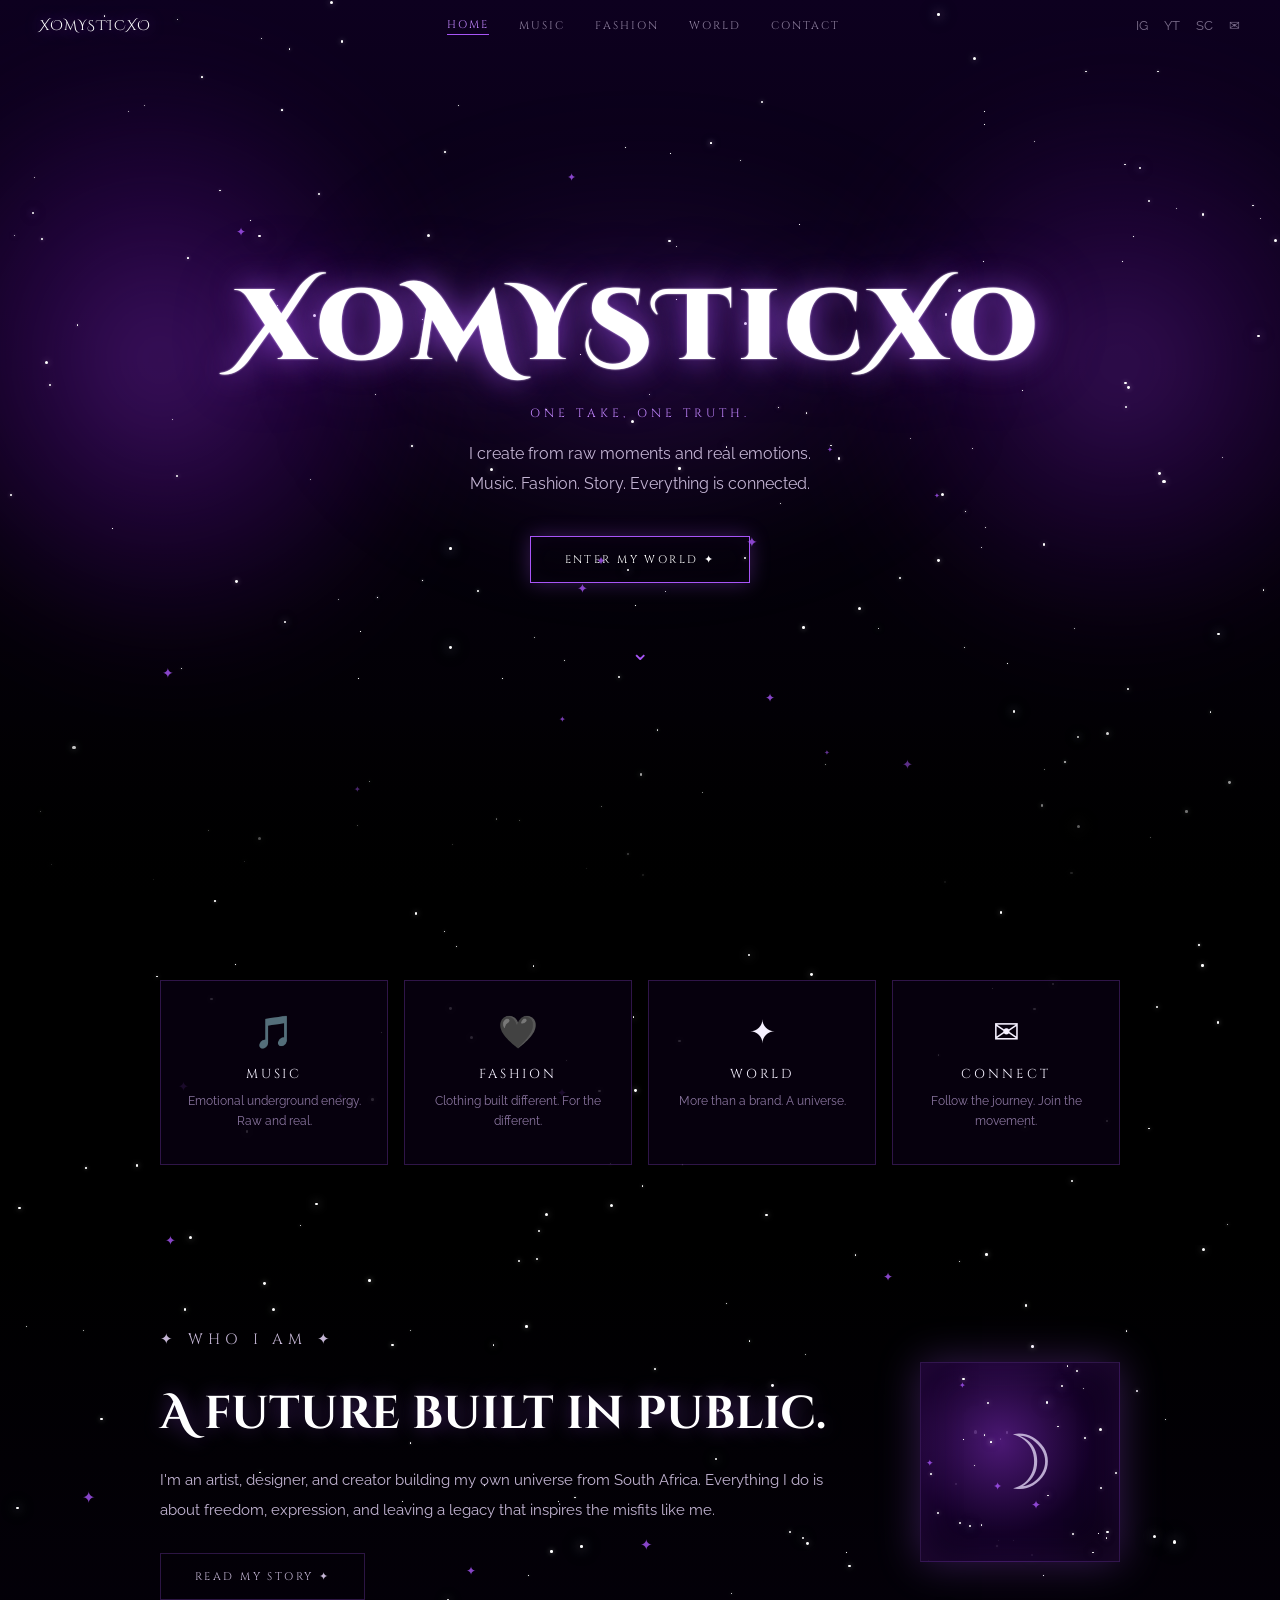
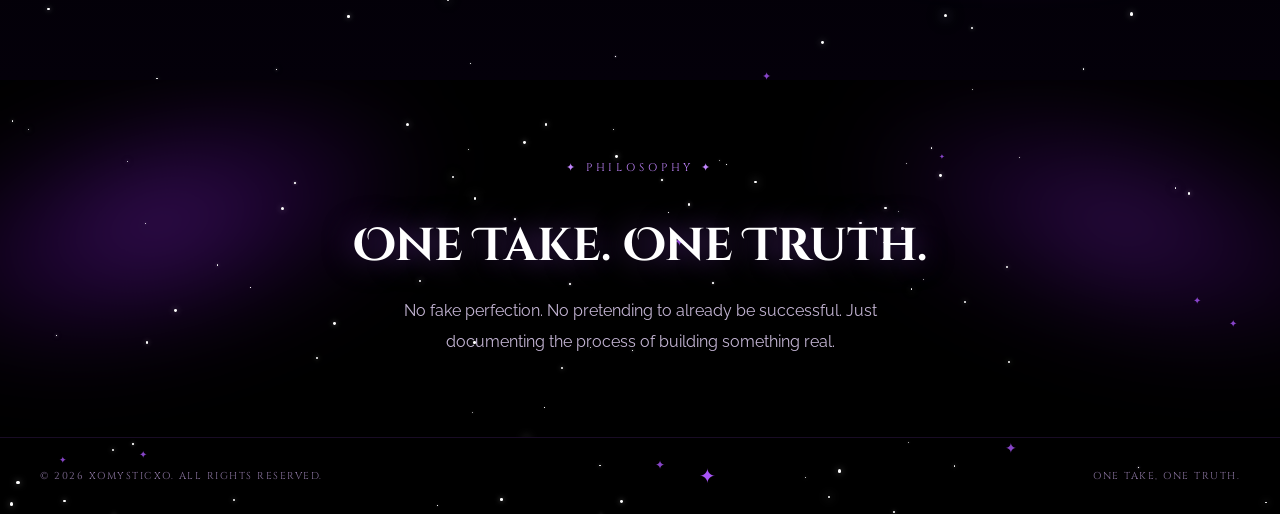
<file: index.html>
<!DOCTYPE html>
<html lang="en">
<head>
<meta charset="UTF-8"/><meta name="viewport" content="width=device-width, initial-scale=1.0"/>
<title>XOMYSTICXO — Home</title>
<link rel="stylesheet" href="shared.css"/>
<style>
/* ── HOME SPECIFIC ── */
#hero{position:relative;min-height:100vh;display:flex;flex-direction:column;align-items:center;justify-content:center;text-align:center;padding:120px 24px 80px;background:linear-gradient(to bottom,#0d001f 0%,#04000A 60%,#000 100%);overflow:hidden;}
.hero-fade{position:absolute;bottom:0;left:0;right:0;height:200px;background:linear-gradient(to bottom,transparent,#000);pointer-events:none;z-index:2;}
.hero-content{position:relative;z-index:3;max-width:820px;}
.hero-h1{font-family:var(--fd);font-size:clamp(44px,10vw,100px);font-weight:900;letter-spacing:.06em;line-height:1.08;color:#fff;margin-bottom:22px;animation:glow-pulse 4s ease-in-out infinite,fadeInUp .9s ease both;text-shadow:0 0 30px rgba(168,85,247,.7),0 0 80px rgba(168,85,247,.3),0 0 2px #fff;}
.hero-sub{font-family:var(--ft);font-size:12px;letter-spacing:.35em;color:var(--p300);margin-bottom:18px;animation:fadeInUp .9s .2s ease both;opacity:0;animation-fill-mode:forwards;}
.hero-p{font-size:16px;color:var(--text2);line-height:1.85;max-width:480px;margin:0 auto 38px;animation:fadeInUp .9s .4s ease both;opacity:0;animation-fill-mode:forwards;}
.hero-btn-wrap{animation:fadeInUp .9s .6s ease both;opacity:0;animation-fill-mode:forwards;}
.scroll-arrow{margin-top:56px;font-size:22px;color:var(--p400);animation:scroll-bounce 2.5s ease-in-out infinite;cursor:pointer;}

/* QUICK LINKS */
#quicklinks{position:relative;padding:80px 40px;background:#000;overflow:hidden;}
.ql-grid{max-width:960px;margin:0 auto;position:relative;z-index:2;display:grid;grid-template-columns:repeat(4,1fr);gap:16px;}
.ql-card{padding:32px 20px;text-align:center;cursor:pointer;}
.ql-icon{font-size:32px;margin-bottom:14px;animation:crescent-glow 4s ease-in-out infinite;}
.ql-title{font-family:var(--ft);font-size:13px;letter-spacing:.22em;color:var(--text);margin-bottom:8px;}
.ql-desc{font-size:12px;color:var(--text3);line-height:1.7;}

/* ABOUT STRIP */
#about-strip{position:relative;padding:80px 40px;background:linear-gradient(to bottom,#000,#04000A);overflow:hidden;}
.about-grid{max-width:960px;margin:0 auto;position:relative;z-index:2;display:grid;grid-template-columns:1fr auto;gap:60px;align-items:center;}
.about-text h2{font-family:var(--fd);font-size:clamp(26px,4vw,46px);color:#fff;margin-bottom:20px;text-shadow:0 0 20px rgba(168,85,247,.4);}
.about-text p{font-size:15px;color:var(--text2);line-height:2;margin-bottom:28px;}
.moon-box{width:200px;height:200px;flex-shrink:0;border:1px solid var(--border);background:radial-gradient(ellipse at 40% 40%,rgba(88,28,135,.85) 0%,rgba(20,0,40,.9) 55%,rgba(4,0,10,.95) 100%);display:flex;align-items:center;justify-content:center;box-shadow:0 0 40px rgba(168,85,247,.3),inset 0 0 40px rgba(88,28,135,.3);overflow:hidden;position:relative;animation:border-glow 4s ease-in-out infinite;}
.moon-symbol{font-size:76px;color:rgba(200,185,220,.92);animation:crescent-glow 4s ease-in-out infinite;position:relative;z-index:2;}

/* PHILOSOPHY */
#philo{position:relative;padding:80px 40px;text-align:center;background:#000;overflow:hidden;}
.philo-h2{font-family:var(--fd);font-size:clamp(24px,4vw,46px);color:#fff;margin-bottom:18px;animation:glow-pulse 5s ease-in-out infinite;text-shadow:0 0 30px rgba(168,85,247,.5);}
.philo-p{font-size:16px;color:var(--text2);line-height:1.95;max-width:560px;margin:0 auto;}

@media(max-width:768px){
  .ql-grid{grid-template-columns:repeat(2,1fr);}
  .about-grid{grid-template-columns:1fr;}
  .moon-box{margin:0 auto;}
}
</style>
</head>
<body>

<nav id="nav">
  <div class="nav-logo">XOMYSTICXO</div>
  <div class="nav-links">
    <a href="index.html" class="active">HOME</a>
    <a href="music.html">MUSIC</a>
    <a href="fashion.html">FASHION</a>
    <a href="world.html">WORLD</a>
    <a href="contact.html">CONTACT</a>
  </div>
  <div class="nav-icons">
    <a href="#">IG</a><a href="#">YT</a><a href="#">SC</a><a href="#">✉</a>
  </div>
</nav>

<!-- HERO -->
<section id="hero">
  <div class="nebula"><div class="neb-l"></div><div class="neb-r"></div><div class="neb-c"></div></div>
  <div class="stars" id="starsHero"></div>
  <div class="hero-fade"></div>
  <div class="hero-content">
    <h1 class="hero-h1">XoMYSTicXo</h1>
    <p class="hero-sub">ONE TAKE, ONE TRUTH.</p>
    <p class="hero-p">I create from raw moments and real emotions.<br/>Music. Fashion. Story. Everything is connected.</p>
    <div class="hero-btn-wrap">
      <a href="world.html" class="btn">ENTER MY WORLD ✦</a>
    </div>
    <div class="scroll-arrow" onclick="document.getElementById('quicklinks').scrollIntoView({behavior:'smooth'})">⌄</div>
  </div>
</section>

<!-- QUICK LINKS -->
<section id="quicklinks">
  <div class="stars" id="starsQL"></div>
  <div class="ql-grid">
    <a href="music.html" class="card ql-card">
      <div class="ql-icon">🎵</div>
      <div class="ql-title">MUSIC</div>
      <div class="ql-desc">Emotional underground energy. Raw and real.</div>
    </a>
    <a href="fashion.html" class="card ql-card">
      <div class="ql-icon">🖤</div>
      <div class="ql-title">FASHION</div>
      <div class="ql-desc">Clothing built different. For the different.</div>
    </a>
    <a href="world.html" class="card ql-card">
      <div class="ql-icon">✦</div>
      <div class="ql-title">WORLD</div>
      <div class="ql-desc">More than a brand. A universe.</div>
    </a>
    <a href="contact.html" class="card ql-card">
      <div class="ql-icon">✉</div>
      <div class="ql-title">CONNECT</div>
      <div class="ql-desc">Follow the journey. Join the movement.</div>
    </a>
  </div>
</section>

<!-- ABOUT STRIP -->
<section id="about-strip">
  <div class="stars" id="starsAbout"></div>
  <div class="about-grid">
    <div class="about-text">
      <p class="section-tag">✦ WHO I AM ✦</p>
      <h2>A future built in public.</h2>
      <p>I'm an artist, designer, and creator building my own universe from South Africa. Everything I do is about freedom, expression, and leaving a legacy that inspires the misfits like me.</p>
      <a href="world.html" class="btn btn-ghost">READ MY STORY ✦</a>
    </div>
    <div class="moon-box">
      <div class="stars" id="starsMoon"></div>
      <div class="moon-symbol">☽</div>
    </div>
  </div>
</section>

<!-- PHILOSOPHY -->
<section id="philo">
  <div class="nebula"><div class="neb-l"></div><div class="neb-r"></div></div>
  <div class="stars" id="starsPhilo"></div>
  <div style="position:relative;z-index:2;max-width:700px;margin:0 auto;">
    <p class="section-tag">✦ PHILOSOPHY ✦</p>
    <h2 class="philo-h2">One Take. One Truth.</h2>
    <p class="philo-p">No fake perfection. No pretending to already be successful. Just documenting the process of building something real.</p>
  </div>
</section>

<footer id="footer">
  <div class="stars" id="starsFooter"></div>
  <p class="footer-text">© 2026 XOMYSTICXO. ALL RIGHTS RESERVED.</p>
  <div class="footer-star">✦</div>
  <p class="footer-text">ONE TAKE, ONE TRUTH.</p>
</footer>

<script src="shared.js"></script>
<script>
makeStars('starsHero',160);
makeStars('starsQL',50);
makeStars('starsAbout',70);
makeStars('starsMoon',28);
makeStars('starsPhilo',55);
makeStars('starsFooter',20);
</script>
</body>
</html>
</file>
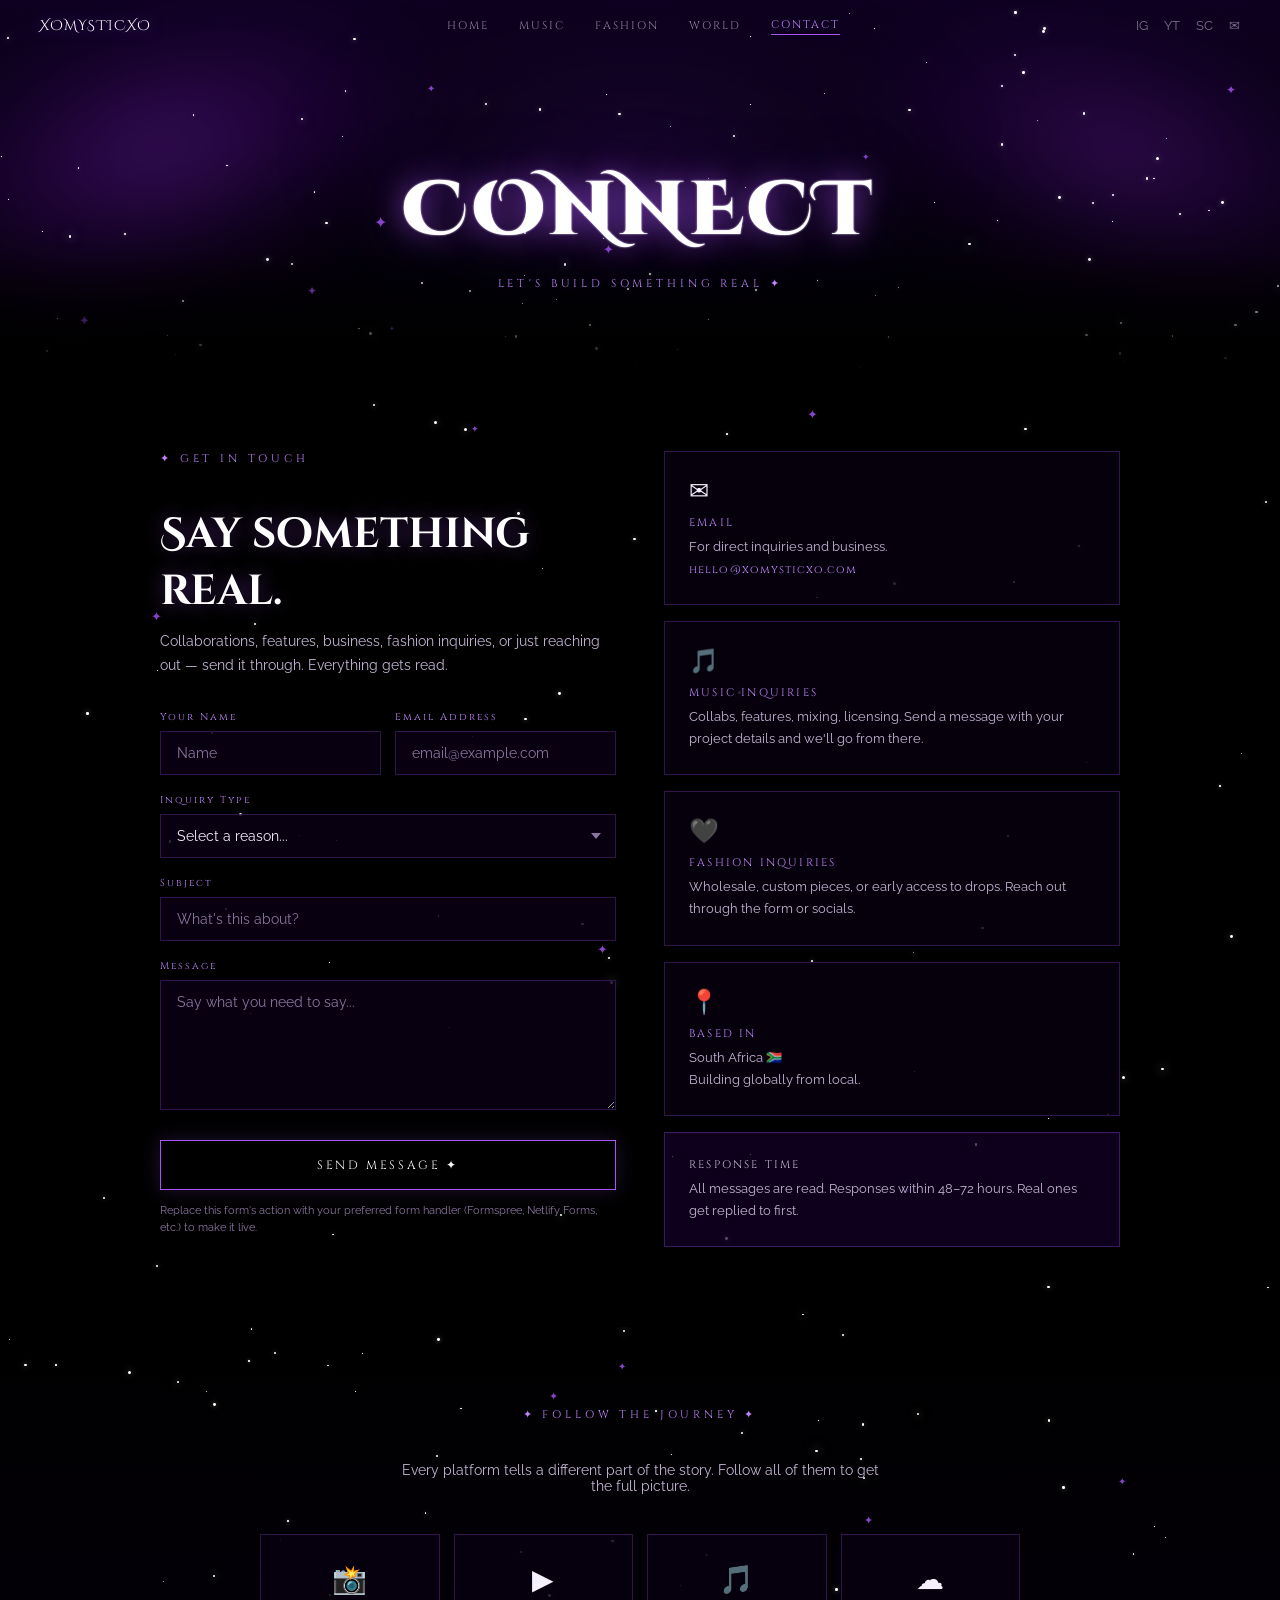
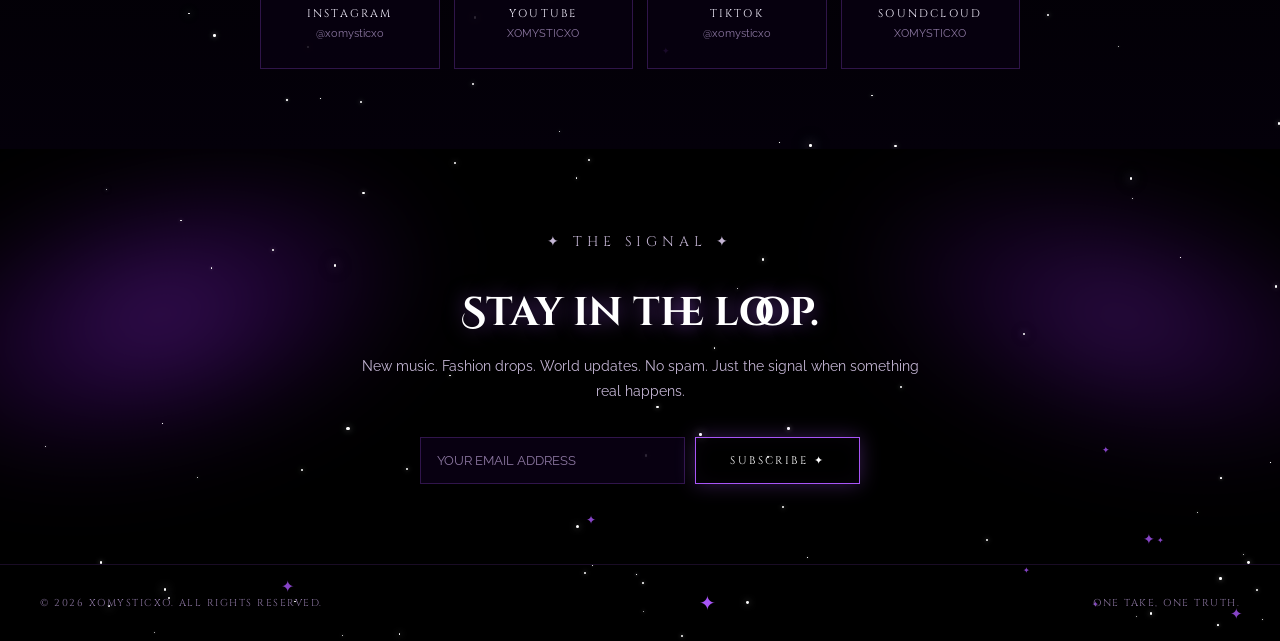
<file: contact.html>
<!DOCTYPE html>
<html lang="en">
<head>
<meta charset="UTF-8"/><meta name="viewport" content="width=device-width, initial-scale=1.0"/>
<title>XOMYSTICXO — Contact</title>
<link rel="stylesheet" href="shared.css"/>
<style>
/* CONTACT GRID */
.contact-section{position:relative;padding:80px 40px;background:#000;overflow:hidden;}
.contact-grid{max-width:960px;margin:0 auto;position:relative;z-index:2;display:grid;grid-template-columns:1fr 1fr;gap:48px;align-items:start;}

/* FORM */
.form-wrap h2{font-family:var(--fd);font-size:clamp(24px,4vw,42px);color:#fff;margin-bottom:10px;text-shadow:0 0 20px rgba(168,85,247,.4);}
.form-wrap .sub{font-size:14px;color:var(--text2);line-height:1.7;margin-bottom:32px;}
.form-group{margin-bottom:18px;}
.form-label{font-family:var(--ft);font-size:10px;letter-spacing:.2em;color:var(--p300);margin-bottom:7px;display:block;}
.form-input,.form-textarea,.form-select{width:100%;background:rgba(10,0,20,.85);border:1px solid var(--border);color:var(--text);font-family:var(--fb);font-size:14px;padding:13px 16px;outline:none;transition:border-color .25s;border-radius:0;}
.form-input:focus,.form-textarea:focus,.form-select:focus{border-color:var(--p400);box-shadow:0 0 16px rgba(168,85,247,.15);}
.form-input::placeholder,.form-textarea::placeholder{color:var(--text3);}
.form-textarea{resize:vertical;min-height:130px;}
.form-select{appearance:none;-webkit-appearance:none;background-image:url("data:image/svg+xml,%3Csvg xmlns='http://www.w3.org/2000/svg' width='10' height='6'%3E%3Cpath d='M0 0l5 6 5-6z' fill='%238B75A0'/%3E%3C/svg%3E");background-repeat:no-repeat;background-position:right 14px center;background-color:rgba(10,0,20,.85);cursor:pointer;}
.form-select option{background:#0d001f;}
.form-row{display:grid;grid-template-columns:1fr 1fr;gap:14px;}
.submit-btn{width:100%;padding:16px;background:transparent;border:1px solid var(--p400);color:#fff;font-family:var(--ft);font-size:12px;letter-spacing:.22em;cursor:pointer;transition:all .3s;margin-top:8px;box-shadow:0 0 20px rgba(168,85,247,.2);}
.submit-btn:hover{background:rgba(168,85,247,.14);box-shadow:0 0 40px rgba(168,85,247,.5);}
.form-note{font-size:11px;color:var(--text3);margin-top:12px;line-height:1.6;}

/* SIDEBAR INFO */
.contact-sidebar{display:flex;flex-direction:column;gap:16px;}
.info-card{border:1px solid var(--border);background:rgba(8,0,16,.85);padding:24px;transition:all .3s;animation:border-glow 6s ease-in-out infinite;}
.info-card:hover{border-color:rgba(168,85,247,.5);background:rgba(20,0,40,.9);}
.info-icon{font-size:24px;margin-bottom:10px;}
.info-title{font-family:var(--ft);font-size:11px;letter-spacing:.2em;color:var(--p300);margin-bottom:6px;}
.info-body{font-size:13px;color:var(--text2);line-height:1.7;}
.info-link{color:var(--p300);text-decoration:none;font-family:var(--ft);font-size:11px;letter-spacing:.1em;transition:color .2s;}
.info-link:hover{color:#fff;}

/* SOCIALS */
.socials-section{position:relative;padding:80px 40px;background:linear-gradient(to bottom,#000,#04000A);overflow:hidden;text-align:center;}
.socials-grid{max-width:760px;margin:0 auto;position:relative;z-index:2;display:grid;grid-template-columns:repeat(4,1fr);gap:14px;margin-top:40px;}
.social-card{border:1px solid var(--border);background:rgba(8,0,16,.85);padding:28px 16px;text-align:center;cursor:pointer;transition:all .3s;text-decoration:none;animation:border-glow 5s ease-in-out infinite;display:block;}
.social-card:hover{border-color:rgba(168,85,247,.55);background:rgba(20,0,40,.9);transform:translateY(-4px);}
.social-icon{font-size:28px;margin-bottom:10px;display:block;}
.social-name{font-family:var(--ft);font-size:11px;letter-spacing:.2em;color:var(--text);margin-bottom:6px;}
.social-handle{font-size:11px;color:var(--text3);}

/* NEWSLETTER */
.newsletter{position:relative;padding:80px 40px;text-align:center;background:#000;overflow:hidden;}
.nl-inner{max-width:560px;margin:0 auto;position:relative;z-index:2;}
.nl-inner h2{font-family:var(--fd);font-size:clamp(22px,4vw,40px);color:#fff;margin-bottom:14px;text-shadow:0 0 20px rgba(168,85,247,.5);}
.nl-inner p{font-size:14px;color:var(--text2);line-height:1.8;margin-bottom:32px;}
.nl-form{display:flex;gap:10px;max-width:440px;margin:0 auto;}
.nl-input{flex:1;background:rgba(10,0,20,.85);border:1px solid var(--border);color:var(--text);font-family:var(--fb);font-size:13px;padding:14px 16px;outline:none;transition:border-color .2s;}
.nl-input:focus{border-color:var(--p400);}
.nl-input::placeholder{color:var(--text3);}

/* SUCCESS STATE */
.success-msg{display:none;background:rgba(107,203,119,.08);border:1px solid rgba(107,203,119,.3);padding:16px;text-align:center;font-family:var(--ft);font-size:12px;letter-spacing:.15em;color:#6BCB77;margin-top:16px;}

@media(max-width:768px){
  .contact-grid{grid-template-columns:1fr;}
  .form-row{grid-template-columns:1fr;}
  .socials-grid{grid-template-columns:repeat(2,1fr);}
  .nl-form{flex-direction:column;}
}
</style>
</head>
<body>

<nav id="nav">
  <div class="nav-logo">XOMYSTICXO</div>
  <div class="nav-links">
    <a href="index.html">HOME</a>
    <a href="music.html">MUSIC</a>
    <a href="fashion.html">FASHION</a>
    <a href="world.html">WORLD</a>
    <a href="contact.html" class="active">CONTACT</a>
  </div>
  <div class="nav-icons">
    <a href="#">IG</a><a href="#">YT</a><a href="#">SC</a><a href="#">✉</a>
  </div>
</nav>

<!-- PAGE HERO -->
<div class="page-hero">
  <div class="nebula"><div class="neb-l"></div><div class="neb-r"></div><div class="neb-c"></div></div>
  <div class="stars" id="starsHero"></div>
  <div class="page-hero-fade"></div>
  <h1 class="page-title">CONNECT</h1>
  <p class="page-sub">LET'S BUILD SOMETHING REAL ✦</p>
</div>

<!-- CONTACT FORM + SIDEBAR -->
<section class="contact-section">
  <div class="stars" id="starsContact"></div>
  <div class="contact-grid">

    <!-- FORM -->
    <div class="form-wrap">
      <p class="section-tag" style="text-align:left;">✦ GET IN TOUCH</p>
      <h2>Say something real.</h2>
      <p class="sub">Collaborations, features, business, fashion inquiries, or just reaching out — send it through. Everything gets read.</p>

      <form id="contactForm" onsubmit="handleSubmit(event)">
        <div class="form-row">
          <div class="form-group">
            <label class="form-label">Your Name</label>
            <input type="text" class="form-input" placeholder="Name" required/>
          </div>
          <div class="form-group">
            <label class="form-label">Email Address</label>
            <input type="email" class="form-input" placeholder="email@example.com" required/>
          </div>
        </div>
        <div class="form-group">
          <label class="form-label">Inquiry Type</label>
          <select class="form-select">
            <option value="">Select a reason...</option>
            <option>Music Collaboration</option>
            <option>Fashion / Clothing</option>
            <option>Business Inquiry</option>
            <option>Press / Media</option>
            <option>Fan Message</option>
            <option>Other</option>
          </select>
        </div>
        <div class="form-group">
          <label class="form-label">Subject</label>
          <input type="text" class="form-input" placeholder="What's this about?"/>
        </div>
        <div class="form-group">
          <label class="form-label">Message</label>
          <textarea class="form-textarea" placeholder="Say what you need to say..."></textarea>
        </div>
        <button type="submit" class="submit-btn">SEND MESSAGE ✦</button>
        <p class="form-note">Replace this form's action with your preferred form handler (Formspree, Netlify Forms, etc.) to make it live.</p>
      </form>
      <div class="success-msg" id="successMsg">✦ MESSAGE SENT — I'LL GET BACK TO YOU ✦</div>
    </div>

    <!-- SIDEBAR -->
    <div class="contact-sidebar">
      <div class="info-card">
        <div class="info-icon">✉</div>
        <div class="info-title">EMAIL</div>
        <div class="info-body">For direct inquiries and business.<br/>
        <!-- Replace with your actual email -->
        <a href="mailto:hello@xomysticxo.com" class="info-link">hello@xomysticxo.com</a></div>
      </div>
      <div class="info-card">
        <div class="info-icon">🎵</div>
        <div class="info-title">MUSIC INQUIRIES</div>
        <div class="info-body">Collabs, features, mixing, licensing. Send a message with your project details and we'll go from there.</div>
      </div>
      <div class="info-card">
        <div class="info-icon">🖤</div>
        <div class="info-title">FASHION INQUIRIES</div>
        <div class="info-body">Wholesale, custom pieces, or early access to drops. Reach out through the form or socials.</div>
      </div>
      <div class="info-card">
        <div class="info-icon">📍</div>
        <div class="info-title">BASED IN</div>
        <div class="info-body">South Africa 🇿🇦<br/>Building globally from local.</div>
      </div>
      <div class="info-card" style="border-color:rgba(168,85,247,.3);background:rgba(20,0,40,.7);">
        <div class="info-title" style="color:var(--text2);">RESPONSE TIME</div>
        <div class="info-body">All messages are read. Responses within 48–72 hours. Real ones get replied to first.</div>
      </div>
    </div>

  </div>
</section>

<!-- SOCIALS -->
<section class="socials-section">
  <div class="stars" id="starsSocials"></div>
  <div style="position:relative;z-index:2;">
    <p class="section-tag">✦ FOLLOW THE JOURNEY ✦</p>
    <p style="font-size:14px;color:var(--text2);max-width:480px;margin:0 auto;">Every platform tells a different part of the story. Follow all of them to get the full picture.</p>
  </div>
  <div class="socials-grid">
    <!-- Replace href="#" with your actual profile URLs -->
    <a href="#" class="social-card">
      <span class="social-icon">📸</span>
      <div class="social-name">INSTAGRAM</div>
      <div class="social-handle">@xomysticxo</div>
    </a>
    <a href="#" class="social-card">
      <span class="social-icon">▶</span>
      <div class="social-name">YOUTUBE</div>
      <div class="social-handle">XOMYSTICXO</div>
    </a>
    <a href="#" class="social-card">
      <span class="social-icon">🎵</span>
      <div class="social-name">TIKTOK</div>
      <div class="social-handle">@xomysticxo</div>
    </a>
    <a href="#" class="social-card">
      <span class="social-icon">☁</span>
      <div class="social-name">SOUNDCLOUD</div>
      <div class="social-handle">XOMYSTICXO</div>
    </a>
  </div>
</section>

<!-- NEWSLETTER -->
<section class="newsletter">
  <div class="nebula"><div class="neb-l"></div><div class="neb-r"></div></div>
  <div class="stars" id="starsNL"></div>
  <div class="nl-inner">
    <p class="section-tag">✦ THE SIGNAL ✦</p>
    <h2>Stay in the loop.</h2>
    <p>New music. Fashion drops. World updates. No spam. Just the signal when something real happens.</p>
    <div class="nl-form">
      <input class="nl-input" type="email" placeholder="YOUR EMAIL ADDRESS"/>
      <button class="btn" onclick="handleNewsletter(this)">SUBSCRIBE ✦</button>
    </div>
  </div>
</section>

<footer id="footer">
  <div class="stars" id="starsFooter"></div>
  <p class="footer-text">© 2026 XOMYSTICXO. ALL RIGHTS RESERVED.</p>
  <div class="footer-star">✦</div>
  <p class="footer-text">ONE TAKE, ONE TRUTH.</p>
</footer>

<script src="shared.js"></script>
<script>
makeStars('starsHero',100);makeStars('starsContact',60);makeStars('starsSocials',60);makeStars('starsNL',40);makeStars('starsFooter',20);

function handleSubmit(e){
  e.preventDefault();
  document.getElementById('contactForm').style.display='none';
  document.getElementById('successMsg').style.display='block';
}

function handleNewsletter(btn){
  btn.textContent='SUBSCRIBED ✦';
  btn.style.background='rgba(168,85,247,.2)';
  btn.style.cursor='default';
}
</script>
</body>
</html>
</file>
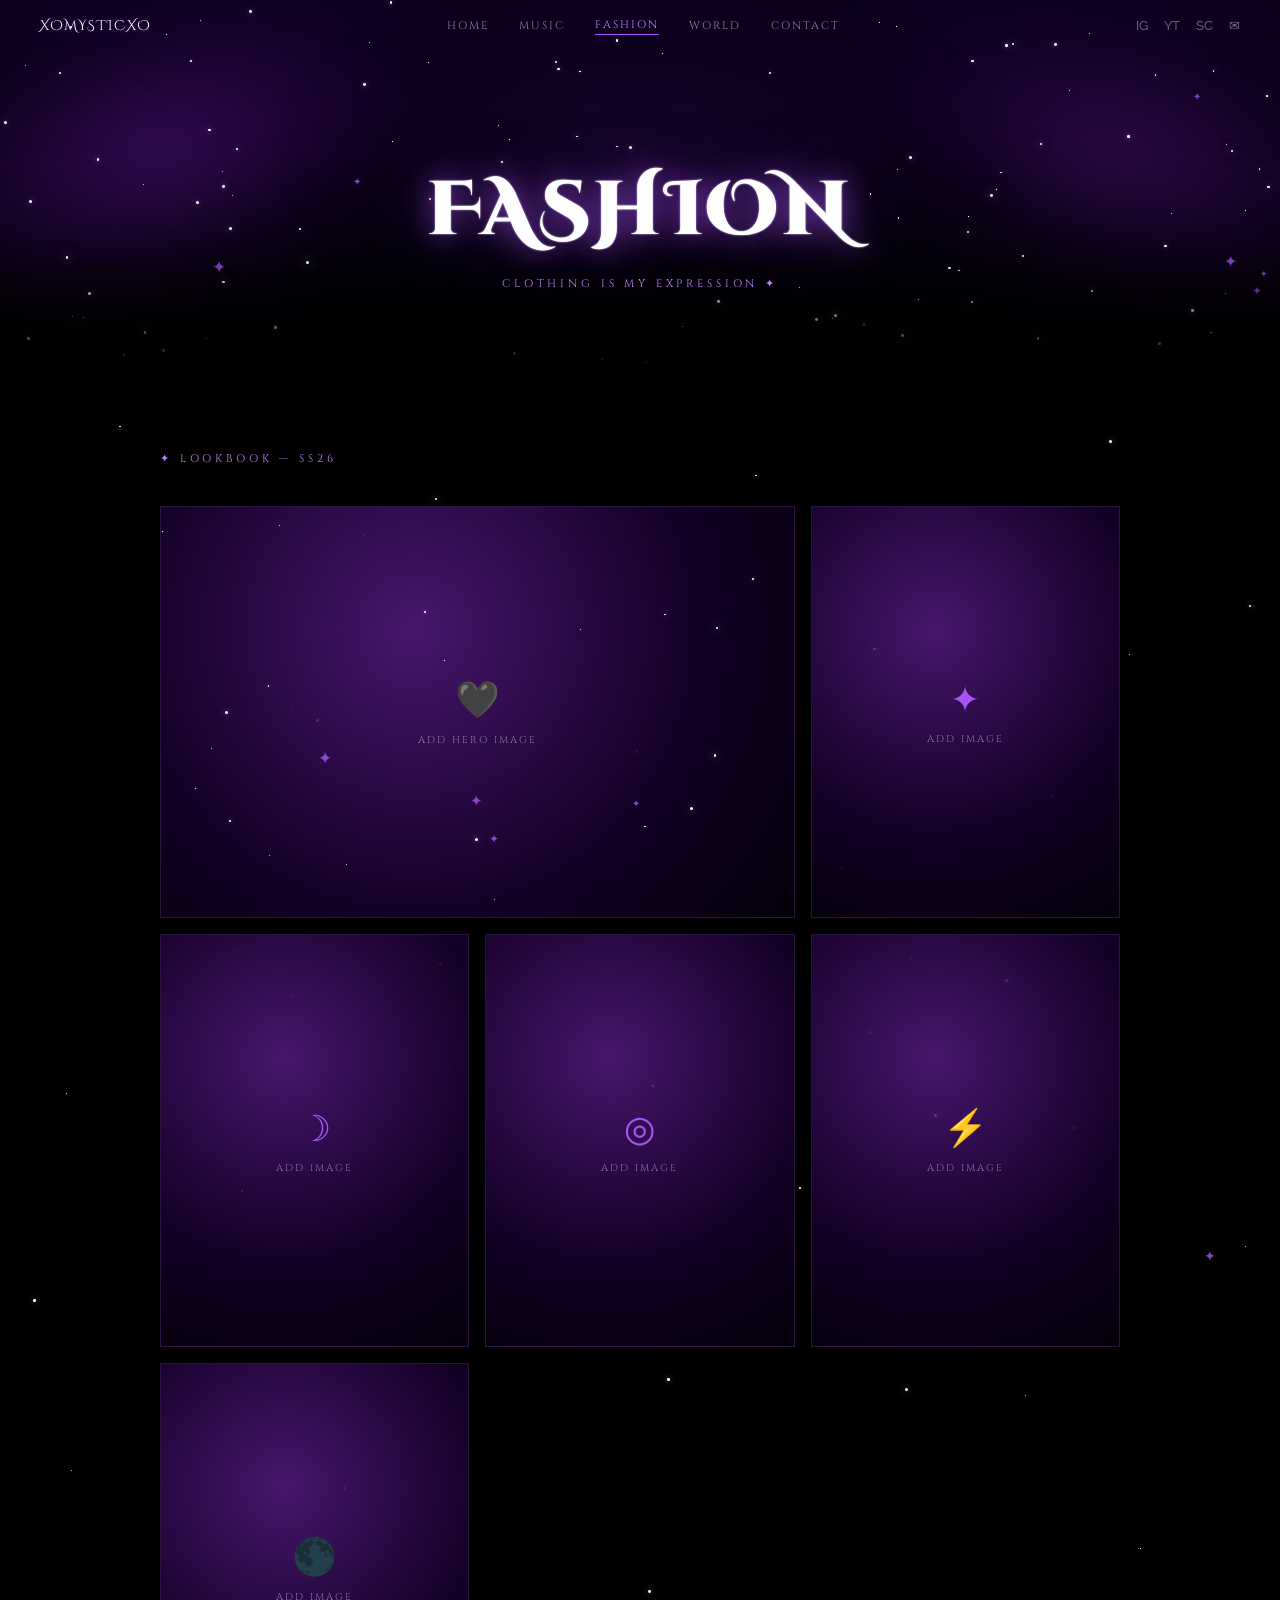
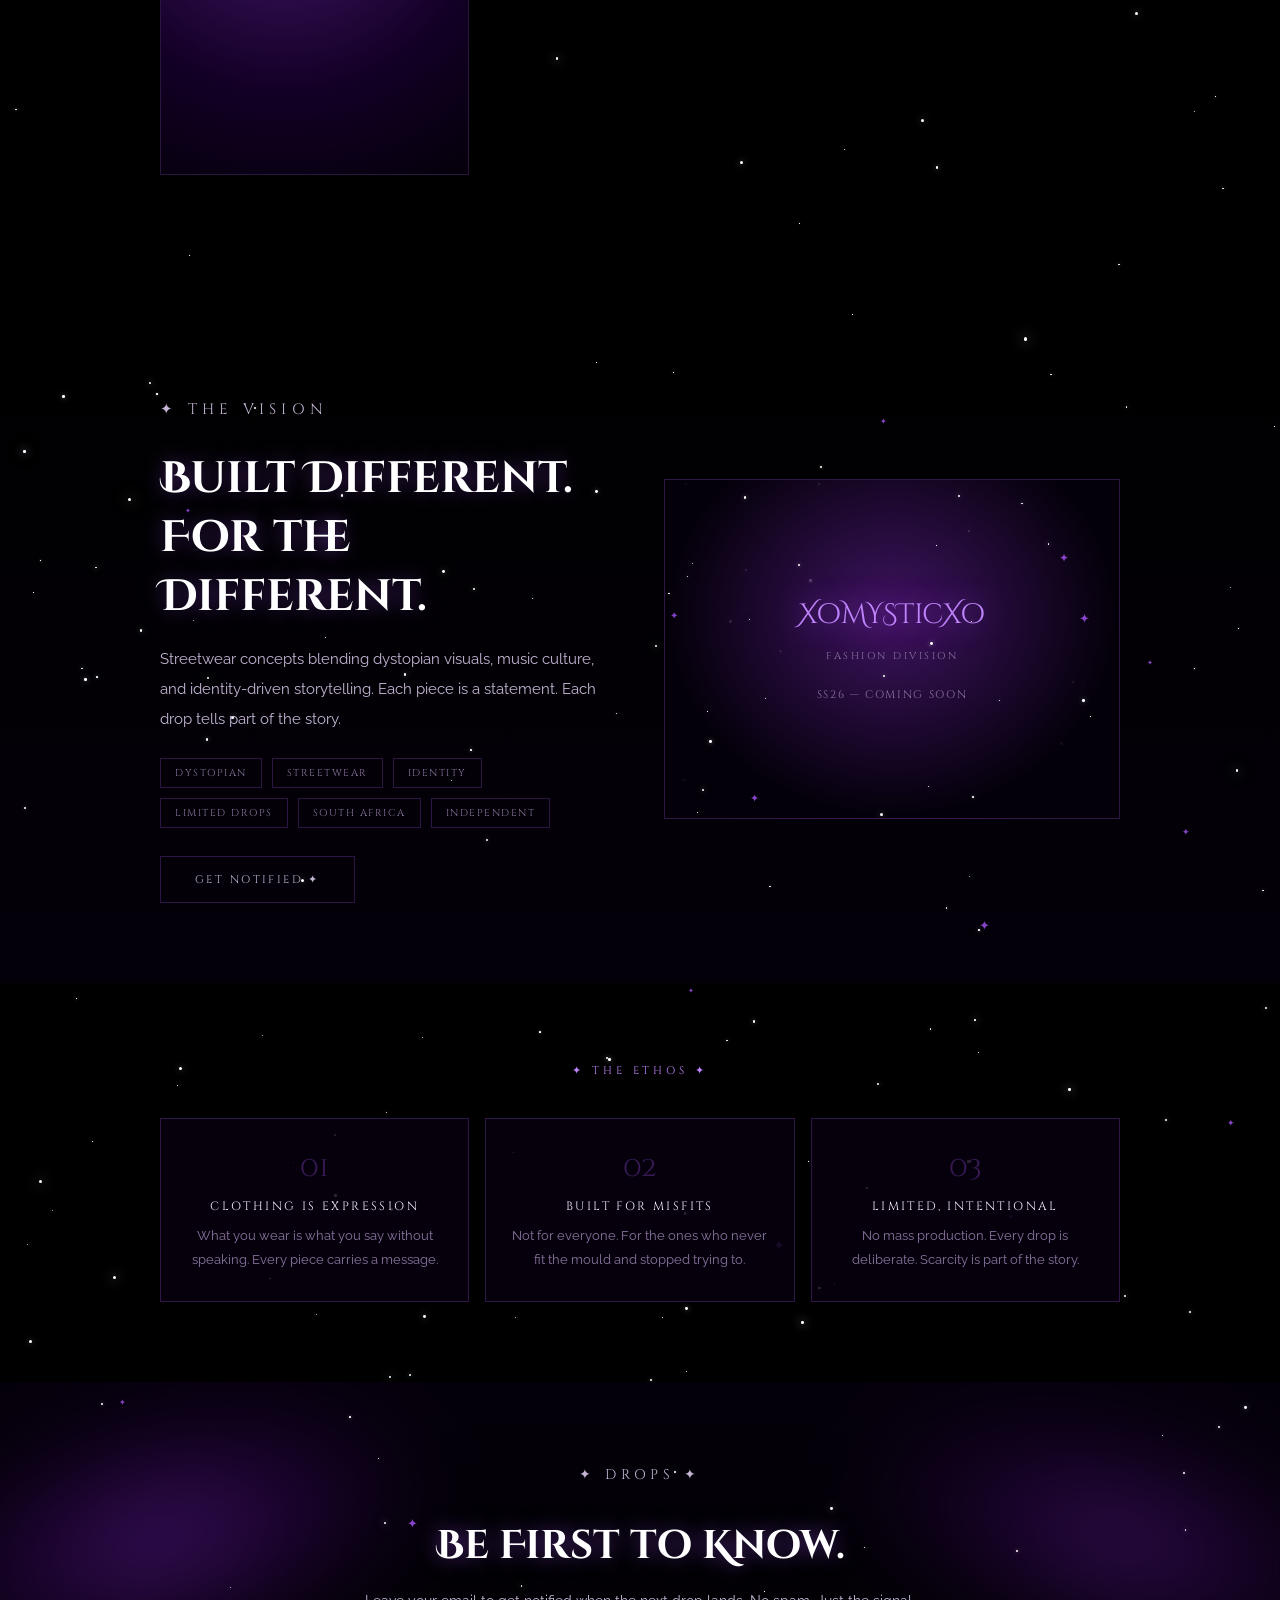
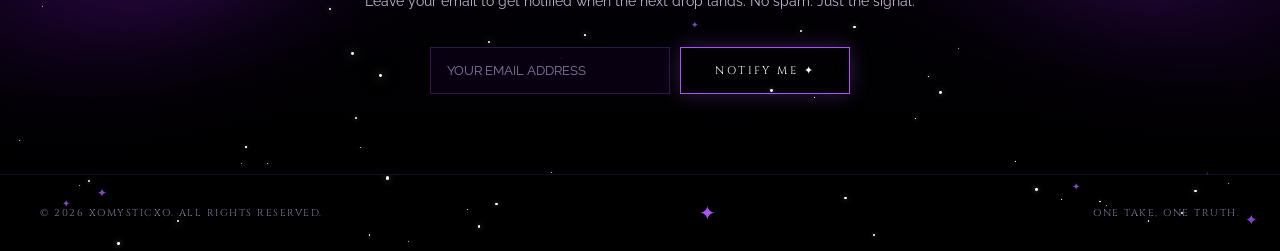
<file: fashion.html>
<!DOCTYPE html>
<html lang="en">
<head>
<meta charset="UTF-8"/><meta name="viewport" content="width=device-width, initial-scale=1.0"/>
<title>XOMYSTICXO — Fashion</title>
<link rel="stylesheet" href="shared.css"/>
<style>
/* LOOKBOOK GRID */
.lookbook{position:relative;padding:80px 40px;background:#000;overflow:hidden;}
.lb-grid{max-width:960px;margin:0 auto;position:relative;z-index:2;display:grid;grid-template-columns:repeat(3,1fr);gap:16px;margin-bottom:60px;}
.lb-item{aspect-ratio:3/4;position:relative;overflow:hidden;border:1px solid var(--border);cursor:pointer;transition:all .3s;animation:border-glow 5s ease-in-out infinite;}
.lb-item:hover{border-color:rgba(168,85,247,.6);transform:translateY(-4px);}
.lb-item:hover .lb-overlay{opacity:1;}
.lb-placeholder{width:100%;height:100%;background:radial-gradient(circle at 40% 30%,rgba(88,28,135,.8) 0%,rgba(20,0,40,.95) 60%,rgba(4,0,10,1) 100%);display:flex;flex-direction:column;align-items:center;justify-content:center;gap:12px;}
.lb-icon{font-size:36px;color:var(--p400);animation:crescent-glow 4s ease-in-out infinite;}
.lb-placeholder-text{font-family:var(--ft);font-size:10px;letter-spacing:.2em;color:var(--text3);}
.lb-overlay{position:absolute;inset:0;background:rgba(10,0,20,.88);display:flex;flex-direction:column;align-items:center;justify-content:center;opacity:0;transition:opacity .3s;gap:8px;}
.lb-name{font-family:var(--ft);font-size:12px;letter-spacing:.2em;color:#fff;}
.lb-tag{font-size:11px;color:var(--p300);}
/* featured span */
.lb-item.featured{grid-column:span 2;aspect-ratio:unset;min-height:320px;}

/* COLLECTION INFO */
.collection{position:relative;padding:80px 40px;background:linear-gradient(to bottom,#000,#04000A);overflow:hidden;}
.col-grid{max-width:960px;margin:0 auto;position:relative;z-index:2;display:grid;grid-template-columns:1fr 1fr;gap:48px;align-items:center;}
.col-text h2{font-family:var(--fd);font-size:clamp(24px,4vw,44px);color:#fff;margin-bottom:18px;text-shadow:0 0 20px rgba(168,85,247,.4);}
.col-text p{font-size:15px;color:var(--text2);line-height:2;margin-bottom:24px;}
.col-tags{display:flex;flex-wrap:wrap;gap:10px;margin-bottom:28px;}
.col-tag{font-family:var(--ft);font-size:10px;letter-spacing:.15em;padding:7px 14px;border:1px solid var(--border);color:var(--text3);transition:all .2s;cursor:default;}
.col-tag:hover{border-color:var(--p400);color:var(--p300);}
.col-visual{border:1px solid var(--border);background:radial-gradient(ellipse at 50% 40%,rgba(88,28,135,.7) 0%,rgba(4,0,10,.95) 70%);min-height:340px;display:flex;flex-direction:column;align-items:center;justify-content:center;gap:16px;animation:border-glow 5s ease-in-out infinite;position:relative;overflow:hidden;}
.col-logo{font-family:var(--fd);font-size:28px;color:var(--p300);text-shadow:0 0 30px rgba(168,85,247,.8);animation:glow-pulse 4s ease-in-out infinite;}
.col-visual-sub{font-family:var(--ft);font-size:10px;letter-spacing:.25em;color:var(--text3);}

/* ETHOS */
.ethos{position:relative;padding:80px 40px;background:#000;overflow:hidden;}
.ethos-grid{max-width:960px;margin:0 auto;position:relative;z-index:2;display:grid;grid-template-columns:repeat(3,1fr);gap:16px;}
.ethos-card{padding:30px 24px;text-align:center;}
.ethos-num{font-family:var(--fd);font-size:28px;color:rgba(168,85,247,.3);margin-bottom:12px;}
.ethos-title{font-family:var(--ft);font-size:12px;letter-spacing:.2em;color:var(--text);margin-bottom:10px;}
.ethos-desc{font-size:13px;color:var(--text3);line-height:1.8;}

/* NOTIFY */
.notify{position:relative;padding:80px 40px;background:linear-gradient(to bottom,#04000A,#000);overflow:hidden;text-align:center;}
.notify-inner{max-width:560px;margin:0 auto;position:relative;z-index:2;}
.notify h2{font-family:var(--fd);font-size:clamp(22px,4vw,40px);color:#fff;margin-bottom:16px;text-shadow:0 0 20px rgba(168,85,247,.5);}
.notify p{font-size:14px;color:var(--text2);line-height:1.8;margin-bottom:32px;}
.notify-form{display:flex;gap:10px;max-width:420px;margin:0 auto;}
.notify-input{flex:1;background:rgba(10,0,20,.85);border:1px solid var(--border);color:var(--text);font-family:var(--fb);font-size:13px;padding:14px 16px;outline:none;transition:border-color .2s;}
.notify-input:focus{border-color:var(--p400);}
.notify-input::placeholder{color:var(--text3);}

@media(max-width:768px){
  .lb-grid{grid-template-columns:1fr 1fr;}
  .lb-item.featured{grid-column:span 2;}
  .col-grid{grid-template-columns:1fr;}
  .ethos-grid{grid-template-columns:1fr;}
  .notify-form{flex-direction:column;}
}
</style>
</head>
<body>

<nav id="nav">
  <div class="nav-logo">XOMYSTICXO</div>
  <div class="nav-links">
    <a href="index.html">HOME</a>
    <a href="music.html">MUSIC</a>
    <a href="fashion.html" class="active">FASHION</a>
    <a href="world.html">WORLD</a>
    <a href="contact.html">CONTACT</a>
  </div>
  <div class="nav-icons">
    <a href="#">IG</a><a href="#">YT</a><a href="#">SC</a><a href="#">✉</a>
  </div>
</nav>

<!-- PAGE HERO -->
<div class="page-hero">
  <div class="nebula"><div class="neb-l"></div><div class="neb-r"></div><div class="neb-c"></div></div>
  <div class="stars" id="starsHero"></div>
  <div class="page-hero-fade"></div>
  <h1 class="page-title">FASHION</h1>
  <p class="page-sub">CLOTHING IS MY EXPRESSION ✦</p>
</div>

<!-- LOOKBOOK -->
<section class="lookbook">
  <div class="stars" id="starsLB"></div>
  <div class="inner">
    <p class="section-tag" style="text-align:left;">✦ LOOKBOOK — SS26</p>
    <div class="lb-grid">

      <!-- TO ADD IMAGES: replace <div class="lb-placeholder"> with <img src="your-image.jpg" style="width:100%;height:100%;object-fit:cover;"/> -->
      <div class="lb-item featured">
        <div class="lb-placeholder">
          <div class="stars" id="starsLB1"></div>
          <div class="lb-icon">🖤</div>
          <div class="lb-placeholder-text">ADD HERO IMAGE</div>
        </div>
        <div class="lb-overlay">
          <div class="lb-name">THE VOID COLLECTION</div>
          <div class="lb-tag">SS26 ✦ XOMYSTICXO</div>
        </div>
      </div>

      <div class="lb-item">
        <div class="lb-placeholder">
          <div class="lb-icon">✦</div>
          <div class="lb-placeholder-text">ADD IMAGE</div>
        </div>
        <div class="lb-overlay">
          <div class="lb-name">PIECE 01</div>
          <div class="lb-tag">DROP SOON</div>
        </div>
      </div>

      <div class="lb-item">
        <div class="lb-placeholder">
          <div class="lb-icon">☽</div>
          <div class="lb-placeholder-text">ADD IMAGE</div>
        </div>
        <div class="lb-overlay">
          <div class="lb-name">PIECE 02</div>
          <div class="lb-tag">DROP SOON</div>
        </div>
      </div>

      <div class="lb-item">
        <div class="lb-placeholder">
          <div class="lb-icon">◎</div>
          <div class="lb-placeholder-text">ADD IMAGE</div>
        </div>
        <div class="lb-overlay">
          <div class="lb-name">PIECE 03</div>
          <div class="lb-tag">DROP SOON</div>
        </div>
      </div>

      <div class="lb-item">
        <div class="lb-placeholder">
          <div class="lb-icon">⚡</div>
          <div class="lb-placeholder-text">ADD IMAGE</div>
        </div>
        <div class="lb-overlay">
          <div class="lb-name">PIECE 04</div>
          <div class="lb-tag">DROP SOON</div>
        </div>
      </div>

      <div class="lb-item">
        <div class="lb-placeholder">
          <div class="lb-icon">🌑</div>
          <div class="lb-placeholder-text">ADD IMAGE</div>
        </div>
        <div class="lb-overlay">
          <div class="lb-name">PIECE 05</div>
          <div class="lb-tag">DROP SOON</div>
        </div>
      </div>

    </div>
  </div>
</section>

<!-- COLLECTION INFO -->
<section class="collection">
  <div class="stars" id="starsCol"></div>
  <div class="col-grid">
    <div class="col-text">
      <p class="section-tag" style="text-align:left;">✦ THE VISION</p>
      <h2>Built Different.<br/>For the Different.</h2>
      <p>Streetwear concepts blending dystopian visuals, music culture, and identity-driven storytelling. Each piece is a statement. Each drop tells part of the story.</p>
      <div class="col-tags">
        <span class="col-tag">DYSTOPIAN</span>
        <span class="col-tag">STREETWEAR</span>
        <span class="col-tag">IDENTITY</span>
        <span class="col-tag">LIMITED DROPS</span>
        <span class="col-tag">SOUTH AFRICA</span>
        <span class="col-tag">INDEPENDENT</span>
      </div>
      <a href="contact.html" class="btn btn-ghost">GET NOTIFIED ✦</a>
    </div>
    <div class="col-visual">
      <div class="stars" id="starsColViz"></div>
      <div class="col-logo">XoMYSTicXo</div>
      <div class="col-visual-sub">FASHION DIVISION</div>
      <div style="font-size:11px;color:var(--text3);font-family:var(--ft);letter-spacing:.15em;margin-top:8px;">SS26 — COMING SOON</div>
    </div>
  </div>
</section>

<!-- ETHOS -->
<section class="ethos">
  <div class="stars" id="starsEthos"></div>
  <div style="max-width:960px;margin:0 auto;position:relative;z-index:2;">
    <p class="section-tag" style="text-align:center;">✦ THE ETHOS ✦</p>
    <div class="ethos-grid">
      <div class="card ethos-card">
        <div class="ethos-num">01</div>
        <div class="ethos-title">CLOTHING IS EXPRESSION</div>
        <div class="ethos-desc">What you wear is what you say without speaking. Every piece carries a message.</div>
      </div>
      <div class="card ethos-card">
        <div class="ethos-num">02</div>
        <div class="ethos-title">BUILT FOR MISFITS</div>
        <div class="ethos-desc">Not for everyone. For the ones who never fit the mould and stopped trying to.</div>
      </div>
      <div class="card ethos-card">
        <div class="ethos-num">03</div>
        <div class="ethos-title">LIMITED, INTENTIONAL</div>
        <div class="ethos-desc">No mass production. Every drop is deliberate. Scarcity is part of the story.</div>
      </div>
    </div>
  </div>
</section>

<!-- NOTIFY -->
<section class="notify">
  <div class="nebula"><div class="neb-l"></div><div class="neb-r"></div></div>
  <div class="stars" id="starsNotify"></div>
  <div class="notify-inner">
    <p class="section-tag">✦ DROPS ✦</p>
    <h2>Be First to Know.</h2>
    <p>Leave your email to get notified when the next drop lands. No spam. Just the signal.</p>
    <div class="notify-form">
      <input class="notify-input" type="email" placeholder="YOUR EMAIL ADDRESS"/>
      <a href="#" class="btn" style="white-space:nowrap;">NOTIFY ME ✦</a>
    </div>
  </div>
</section>

<footer id="footer">
  <div class="stars" id="starsFooter"></div>
  <p class="footer-text">© 2026 XOMYSTICXO. ALL RIGHTS RESERVED.</p>
  <div class="footer-star">✦</div>
  <p class="footer-text">ONE TAKE, ONE TRUTH.</p>
</footer>

<script src="shared.js"></script>
<script>
makeStars('starsHero',100);
makeStars('starsLB',50);
makeStars('starsLB1',20);
makeStars('starsCol',60);
makeStars('starsColViz',24);
makeStars('starsEthos',50);
makeStars('starsNotify',40);
makeStars('starsFooter',20);
</script>
</body>
</html>
</file>
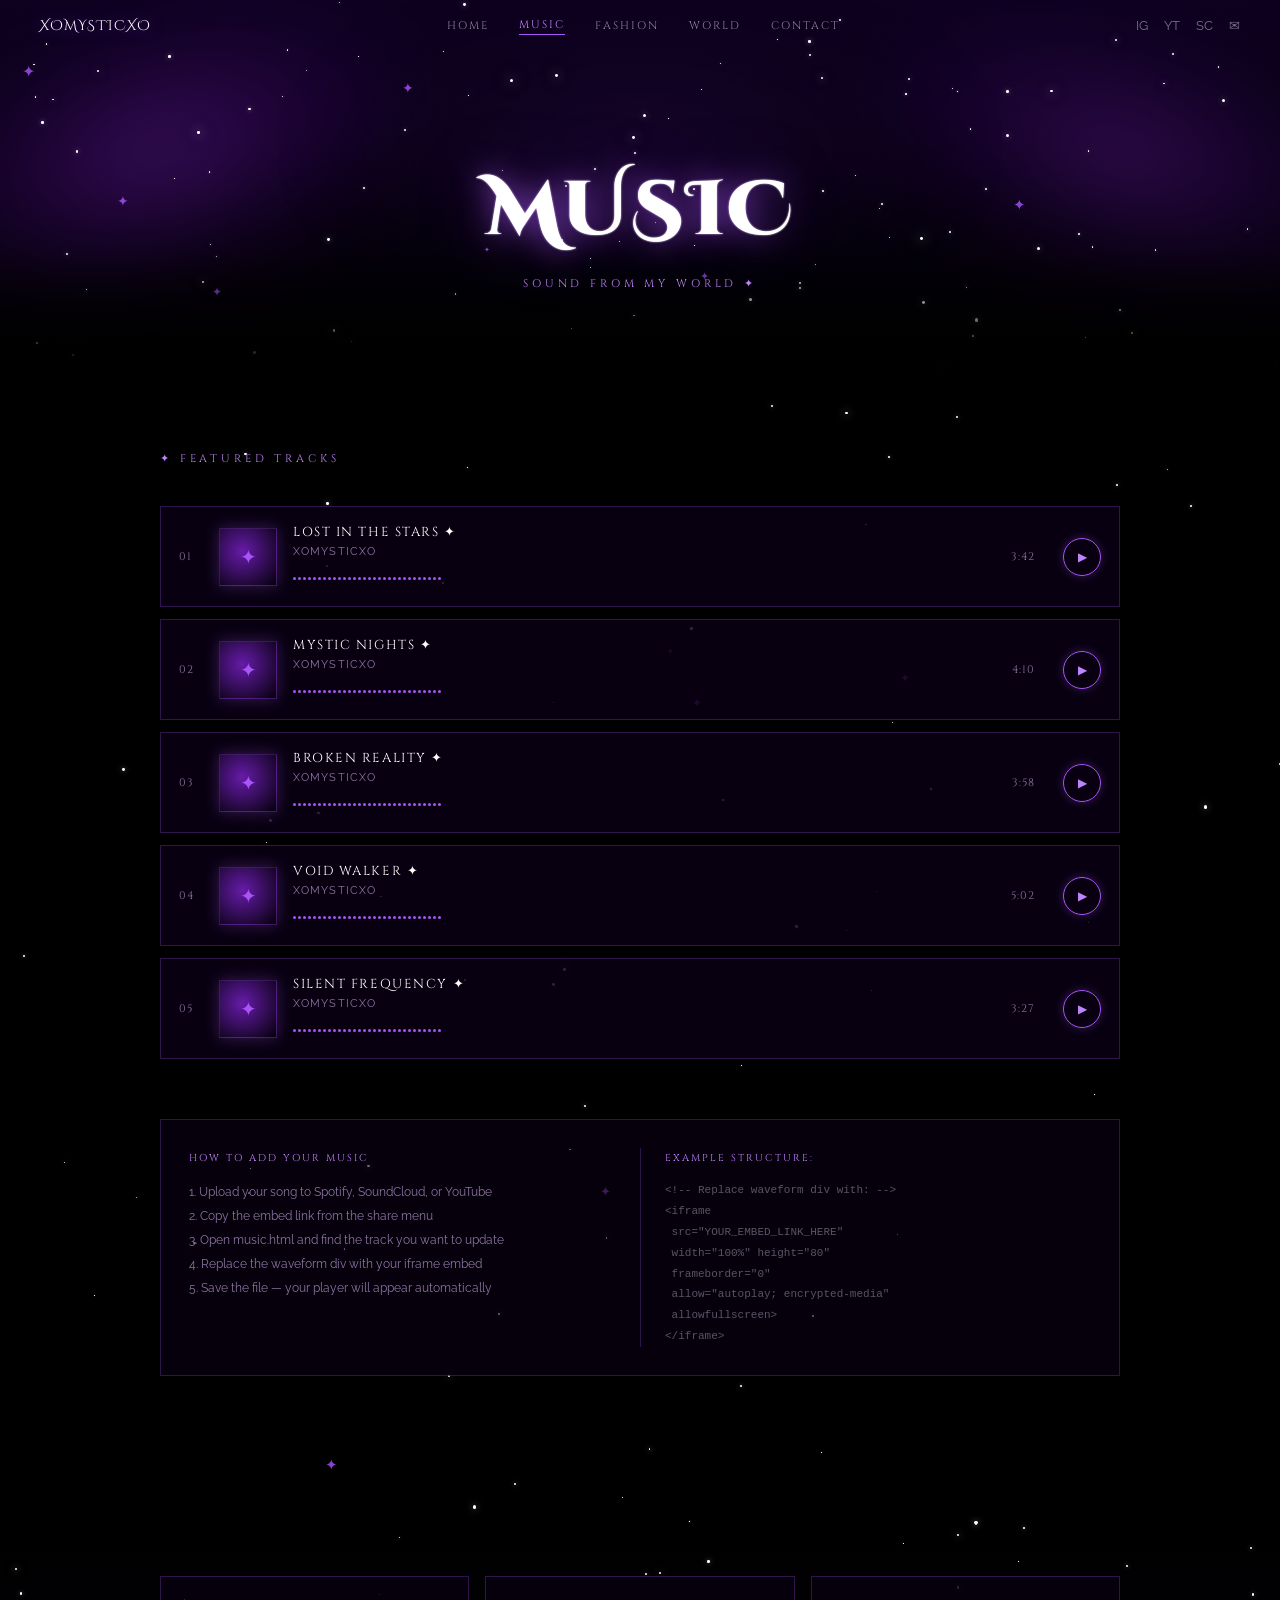
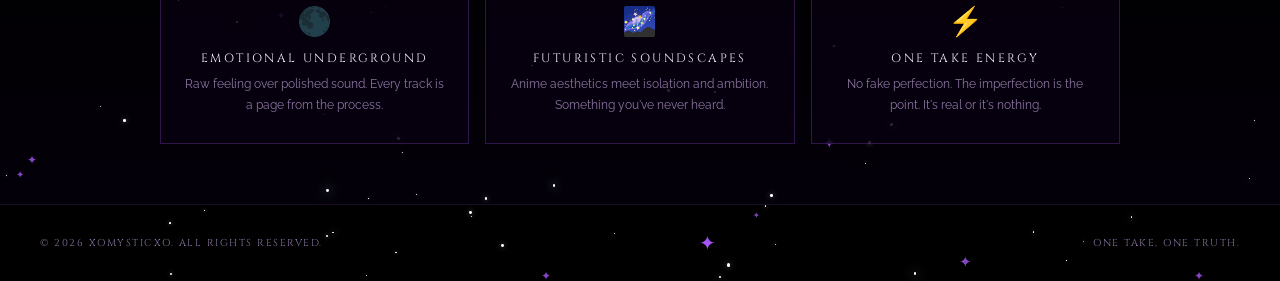
<file: music.html>
<!DOCTYPE html>
<html lang="en">
<head>
<meta charset="UTF-8"/><meta name="viewport" content="width=device-width, initial-scale=1.0"/>
<title>XOMYSTICXO — Music</title>
<link rel="stylesheet" href="shared.css"/>
<style>
/* TRACK CARDS */
.tracks-section{position:relative;padding:80px 40px;background:#000;overflow:hidden;}
.tracks{display:flex;flex-direction:column;gap:12px;margin-bottom:60px;}
.track-card{background:rgba(10,0,20,.85);border:1px solid var(--border);padding:16px 18px;display:flex;align-items:center;gap:16px;transition:all .3s;animation:border-glow 5s ease-in-out infinite;cursor:pointer;}
.track-card:hover{border-color:rgba(168,85,247,.6);background:rgba(20,0,40,.9);}
.track-num{font-family:var(--ft);font-size:11px;color:var(--text3);width:24px;flex-shrink:0;letter-spacing:.1em;}
.track-thumb{width:58px;height:58px;flex-shrink:0;background:radial-gradient(circle at 40% 40%,rgba(126,34,206,.8),rgba(4,0,10,.9));border:1px solid var(--border);display:flex;align-items:center;justify-content:center;font-size:20px;color:var(--p400);box-shadow:0 0 15px rgba(168,85,247,.3);}
.track-info{flex:1;min-width:0;}
.track-title{font-family:var(--ft);font-size:13px;letter-spacing:.12em;color:#fff;margin-bottom:4px;}
.track-artist{font-size:11px;color:var(--text3);letter-spacing:.1em;margin-bottom:8px;}
.waveform{display:flex;gap:2px;align-items:center;height:24px;}
.wv{width:3px;background:var(--p400);border-radius:2px;min-height:3px;animation:waveform var(--wd,.8s) var(--wdl,0s) ease-in-out infinite;}
.track-duration{font-family:var(--ft);font-size:11px;color:var(--text3);letter-spacing:.08em;flex-shrink:0;margin-right:12px;}
.play-btn{width:38px;height:38px;border-radius:50%;background:transparent;border:1px solid var(--p400);color:var(--p300);cursor:pointer;display:flex;align-items:center;justify-content:center;font-size:12px;flex-shrink:0;box-shadow:0 0 10px rgba(168,85,247,.3);transition:all .2s;}
.play-btn:hover{background:rgba(168,85,247,.2);box-shadow:0 0 22px rgba(168,85,247,.6);}

/* EMBED INSTRUCTIONS */
.how-to{display:grid;grid-template-columns:1fr 1fr;border:1px solid var(--border);background:rgba(10,0,20,.6);padding:28px;font-size:12px;color:var(--text3);line-height:2;margin-bottom:60px;}
.how-to-title{font-family:var(--ft);font-size:10px;letter-spacing:.2em;color:var(--p300);margin-bottom:12px;}
.how-to-right{border-left:1px solid var(--border);padding-left:24px;}
.code-block{font-family:monospace;font-size:11px;color:rgba(196,181,212,.45);line-height:1.9;}

/* GENRE TAGS */
.genre-section{position:relative;padding:60px 40px;background:linear-gradient(to bottom,#000,#04000A);overflow:hidden;}
.genre-grid{max-width:960px;margin:0 auto;position:relative;z-index:2;display:grid;grid-template-columns:repeat(3,1fr);gap:16px;}
.genre-card{padding:28px 20px;text-align:center;}
.genre-icon{font-size:28px;margin-bottom:12px;}
.genre-name{font-family:var(--ft);font-size:12px;letter-spacing:.2em;color:var(--text);margin-bottom:8px;}
.genre-desc{font-size:12px;color:var(--text3);line-height:1.7;}

@media(max-width:768px){
  .how-to{grid-template-columns:1fr;}
  .how-to-right{border-left:none;border-top:1px solid var(--border);padding-left:0;padding-top:16px;margin-top:8px;}
  .genre-grid{grid-template-columns:1fr;}
  .track-duration{display:none;}
}
</style>
</head>
<body>

<nav id="nav">
  <div class="nav-logo">XOMYSTICXO</div>
  <div class="nav-links">
    <a href="index.html">HOME</a>
    <a href="music.html" class="active">MUSIC</a>
    <a href="fashion.html">FASHION</a>
    <a href="world.html">WORLD</a>
    <a href="contact.html">CONTACT</a>
  </div>
  <div class="nav-icons">
    <a href="#">IG</a><a href="#">YT</a><a href="#">SC</a><a href="#">✉</a>
  </div>
</nav>

<!-- PAGE HERO -->
<div class="page-hero">
  <div class="nebula"><div class="neb-l"></div><div class="neb-r"></div><div class="neb-c"></div></div>
  <div class="stars" id="starsHero"></div>
  <div class="page-hero-fade"></div>
  <h1 class="page-title">MUSIC</h1>
  <p class="page-sub">SOUND FROM MY WORLD ✦</p>
</div>

<!-- TRACKS -->
<section class="tracks-section">
  <div class="stars" id="starsTracks"></div>
  <div class="inner">
    <p class="section-tag" style="text-align:left;">✦ FEATURED TRACKS</p>
    <div class="tracks">

      <!-- ─── TRACK 1 ───
           TO ADD MUSIC: Replace the <div class="waveform" id="wv1"></div>
           with your embed iframe:
           <iframe src="YOUR_SPOTIFY_OR_SOUNDCLOUD_EMBED" width="100%" height="80"
           frameborder="0" allow="autoplay; encrypted-media" allowfullscreen></iframe>
      ─── -->
      <div class="track-card">
        <div class="track-num">01</div>
        <div class="track-thumb">✦</div>
        <div class="track-info">
          <div class="track-title">LOST IN THE STARS ✦</div>
          <div class="track-artist">XOMYSTICXO</div>
          <div class="waveform" id="wv1"></div>
        </div>
        <div class="track-duration">3:42</div>
        <button class="play-btn" onclick="togglePlay(this)">▶</button>
      </div>

      <div class="track-card">
        <div class="track-num">02</div>
        <div class="track-thumb">✦</div>
        <div class="track-info">
          <div class="track-title">MYSTIC NIGHTS ✦</div>
          <div class="track-artist">XOMYSTICXO</div>
          <div class="waveform" id="wv2"></div>
        </div>
        <div class="track-duration">4:10</div>
        <button class="play-btn" onclick="togglePlay(this)">▶</button>
      </div>

      <div class="track-card">
        <div class="track-num">03</div>
        <div class="track-thumb">✦</div>
        <div class="track-info">
          <div class="track-title">BROKEN REALITY ✦</div>
          <div class="track-artist">XOMYSTICXO</div>
          <div class="waveform" id="wv3"></div>
        </div>
        <div class="track-duration">3:58</div>
        <button class="play-btn" onclick="togglePlay(this)">▶</button>
      </div>

      <div class="track-card">
        <div class="track-num">04</div>
        <div class="track-thumb">✦</div>
        <div class="track-info">
          <div class="track-title">VOID WALKER ✦</div>
          <div class="track-artist">XOMYSTICXO</div>
          <div class="waveform" id="wv4"></div>
        </div>
        <div class="track-duration">5:02</div>
        <button class="play-btn" onclick="togglePlay(this)">▶</button>
      </div>

      <div class="track-card">
        <div class="track-num">05</div>
        <div class="track-thumb">✦</div>
        <div class="track-info">
          <div class="track-title">SILENT FREQUENCY ✦</div>
          <div class="track-artist">XOMYSTICXO</div>
          <div class="waveform" id="wv5"></div>
        </div>
        <div class="track-duration">3:27</div>
        <button class="play-btn" onclick="togglePlay(this)">▶</button>
      </div>

    </div>

    <!-- HOW TO ADD MUSIC -->
    <div class="how-to">
      <div>
        <div class="how-to-title">HOW TO ADD YOUR MUSIC</div>
        <div>1. Upload your song to Spotify, SoundCloud, or YouTube</div>
        <div>2. Copy the embed link from the share menu</div>
        <div>3. Open music.html and find the track you want to update</div>
        <div>4. Replace the waveform div with your iframe embed</div>
        <div>5. Save the file — your player will appear automatically</div>
      </div>
      <div class="how-to-right">
        <div class="how-to-title">EXAMPLE STRUCTURE:</div>
        <div class="code-block">
          &lt;!-- Replace waveform div with: --&gt;<br/>
          &lt;iframe<br/>
          &nbsp;src="YOUR_EMBED_LINK_HERE"<br/>
          &nbsp;width="100%" height="80"<br/>
          &nbsp;frameborder="0"<br/>
          &nbsp;allow="autoplay; encrypted-media"<br/>
          &nbsp;allowfullscreen&gt;<br/>
          &lt;/iframe&gt;
        </div>
      </div>
    </div>
  </div>
</section>

<!-- SOUND IDENTITY -->
<section class="genre-section">
  <div class="stars" id="starsGenre"></div>
  <div class="genre-grid">
    <div class="card genre-card">
      <div class="genre-icon">🌑</div>
      <div class="genre-name">EMOTIONAL UNDERGROUND</div>
      <div class="genre-desc">Raw feeling over polished sound. Every track is a page from the process.</div>
    </div>
    <div class="card genre-card">
      <div class="genre-icon">🌌</div>
      <div class="genre-name">FUTURISTIC SOUNDSCAPES</div>
      <div class="genre-desc">Anime aesthetics meet isolation and ambition. Something you've never heard.</div>
    </div>
    <div class="card genre-card">
      <div class="genre-icon">⚡</div>
      <div class="genre-name">ONE TAKE ENERGY</div>
      <div class="genre-desc">No fake perfection. The imperfection is the point. It's real or it's nothing.</div>
    </div>
  </div>
</section>

<footer id="footer">
  <div class="stars" id="starsFooter"></div>
  <p class="footer-text">© 2026 XOMYSTICXO. ALL RIGHTS RESERVED.</p>
  <div class="footer-star">✦</div>
  <p class="footer-text">ONE TAKE, ONE TRUTH.</p>
</footer>

<script src="shared.js"></script>
<script>
makeStars('starsHero',100);
makeStars('starsTracks',60);
makeStars('starsGenre',50);
makeStars('starsFooter',20);
makeWaveform('wv1');makeWaveform('wv2');makeWaveform('wv3');
makeWaveform('wv4');makeWaveform('wv5');
</script>
</body>
</html>
</file>
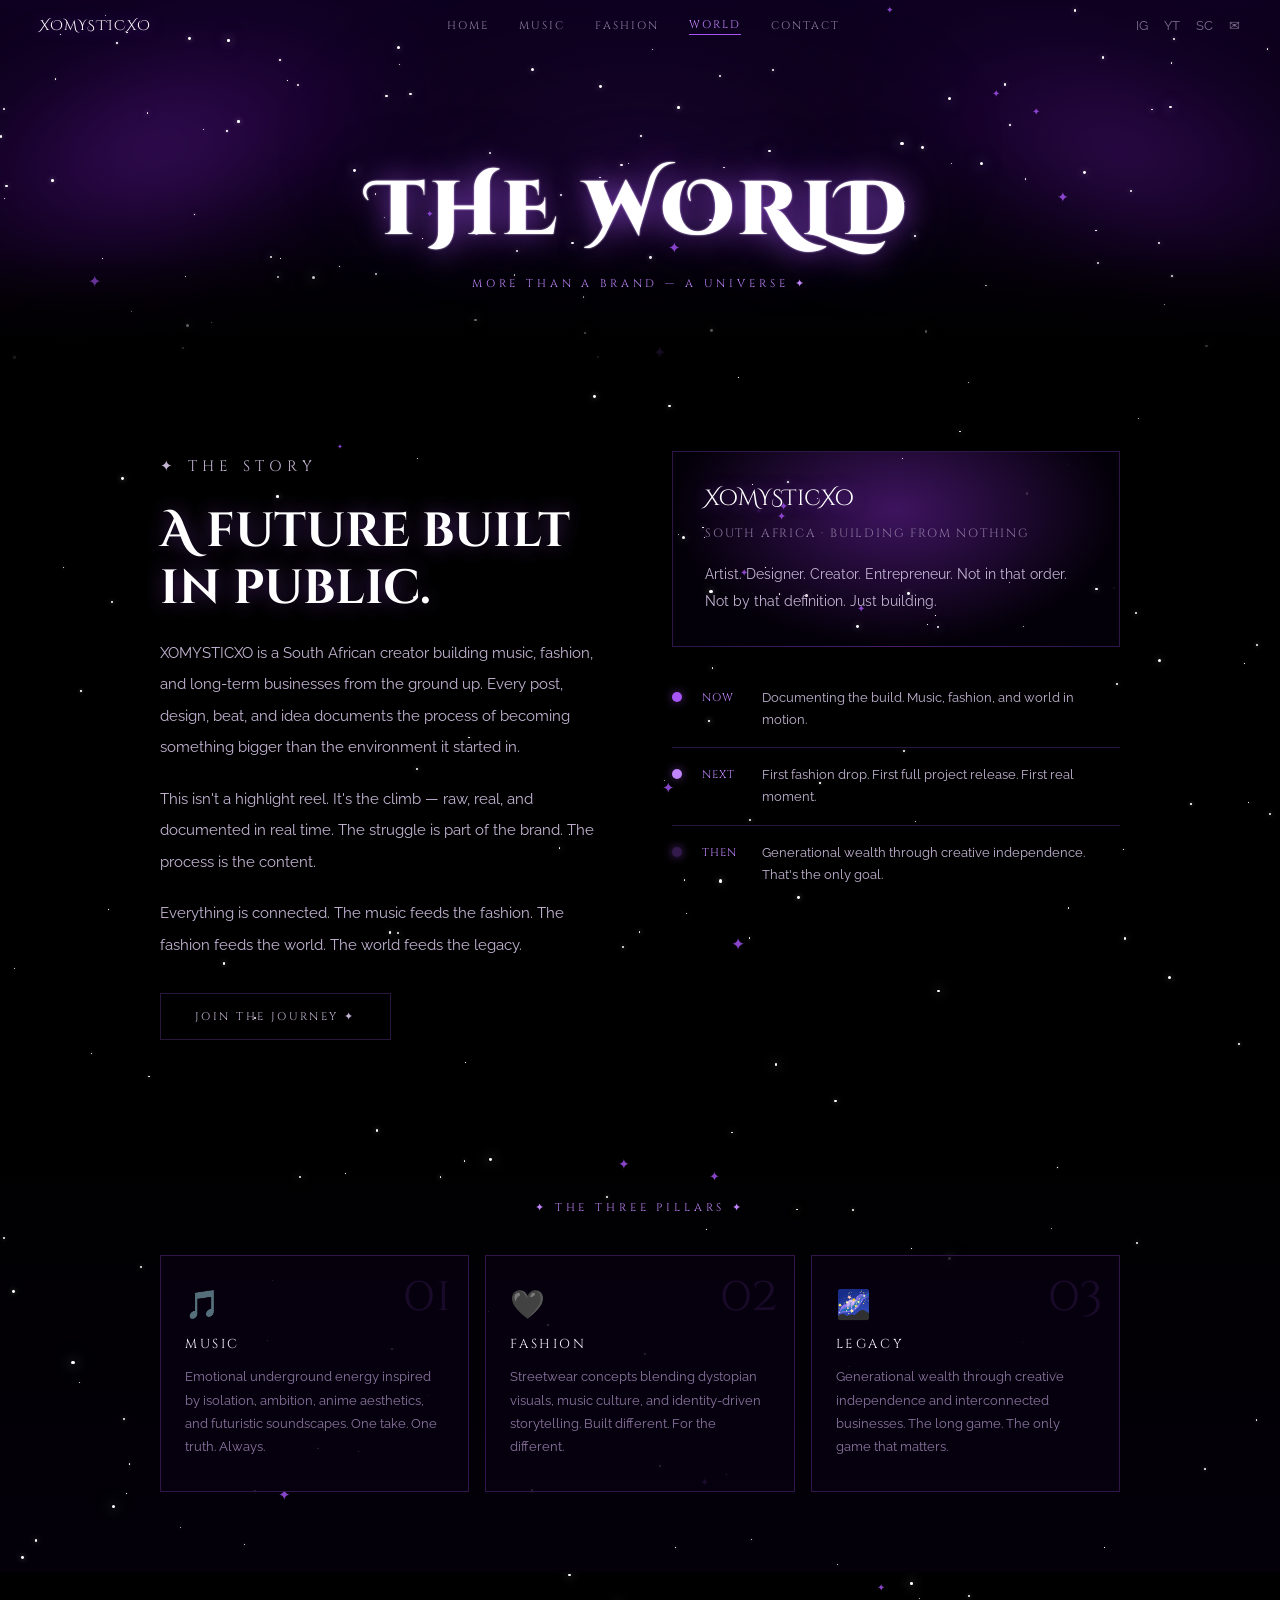
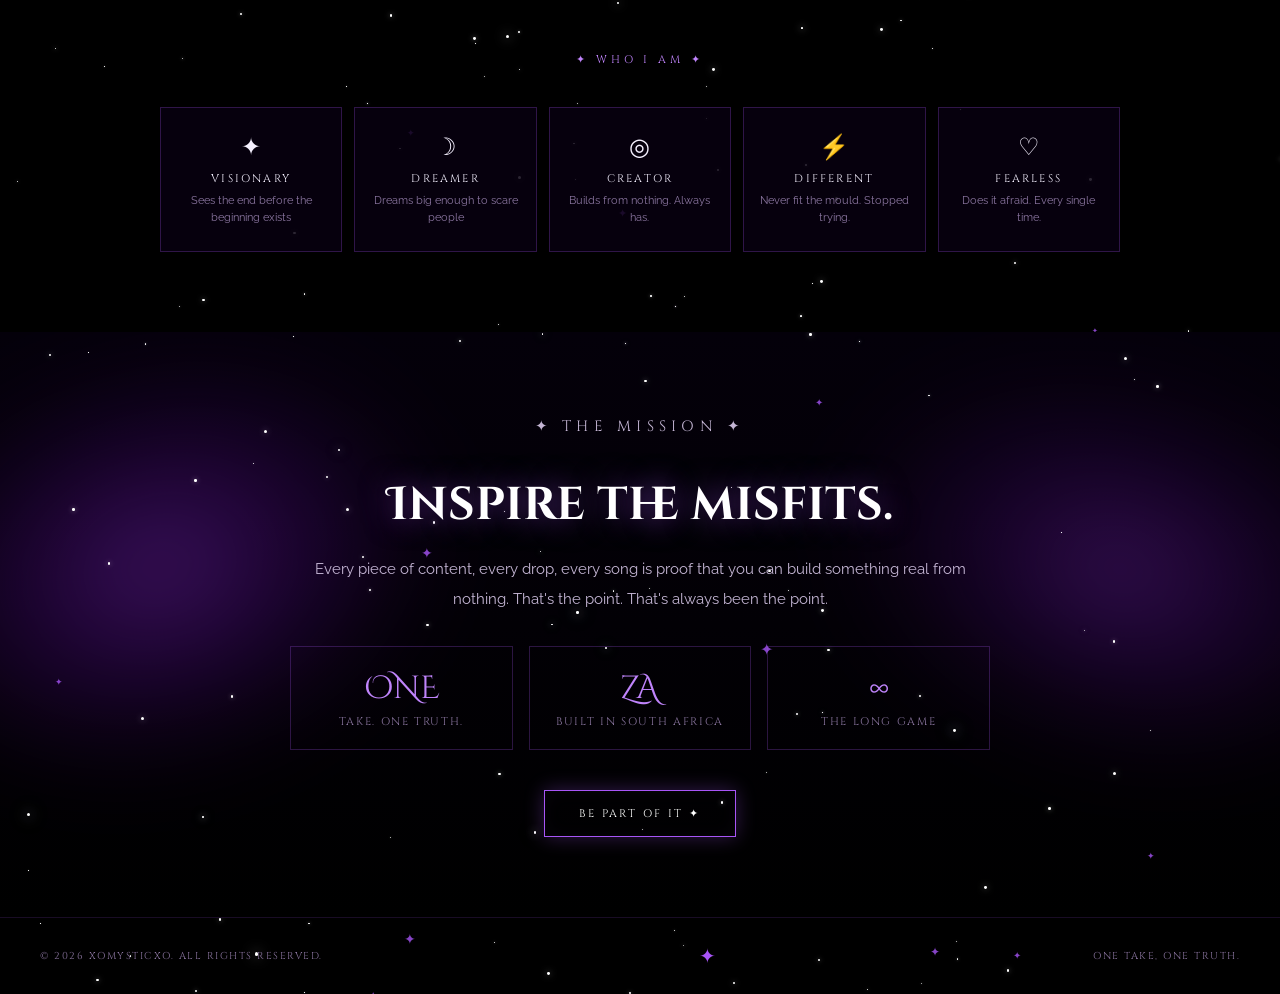
<file: world.html>
<!DOCTYPE html>
<html lang="en">
<head>
<meta charset="UTF-8"/><meta name="viewport" content="width=device-width, initial-scale=1.0"/>
<title>XOMYSTICXO — World</title>
<link rel="stylesheet" href="shared.css"/>
<style>
/* STORY */
.story{position:relative;padding:80px 40px;background:#000;overflow:hidden;}
.story-grid{max-width:960px;margin:0 auto;position:relative;z-index:2;display:grid;grid-template-columns:1fr 1fr;gap:64px;align-items:start;}
.story-text h2{font-family:var(--fd);font-size:clamp(28px,4vw,48px);color:#fff;margin-bottom:20px;text-shadow:0 0 20px rgba(168,85,247,.4);line-height:1.2;}
.story-text p{font-size:15px;color:var(--text2);line-height:2.1;margin-bottom:20px;}
.story-text p:last-of-type{margin-bottom:32px;}
.story-visual{position:relative;}
.story-card{border:1px solid var(--border);background:radial-gradient(ellipse at 50% 30%,rgba(88,28,135,.7) 0%,rgba(4,0,10,.95) 70%);padding:32px;position:relative;overflow:hidden;animation:border-glow 5s ease-in-out infinite;}
.story-card-title{font-family:var(--fd);font-size:22px;color:#fff;margin-bottom:12px;text-shadow:0 0 15px rgba(168,85,247,.5);}
.story-card-sub{font-size:12px;color:var(--text3);font-family:var(--ft);letter-spacing:.15em;margin-bottom:20px;}
.story-card-body{font-size:14px;color:var(--text2);line-height:1.9;}
.timeline{margin-top:32px;display:flex;flex-direction:column;gap:0;}
.timeline-item{display:flex;gap:20px;align-items:flex-start;padding:16px 0;border-bottom:1px solid var(--border);}
.timeline-item:last-child{border-bottom:none;}
.tl-dot{width:10px;height:10px;border-radius:50%;background:var(--p400);flex-shrink:0;margin-top:5px;box-shadow:0 0 10px rgba(168,85,247,.5);}
.tl-year{font-family:var(--ft);font-size:11px;color:var(--p300);letter-spacing:.1em;width:40px;flex-shrink:0;margin-top:3px;}
.tl-text{font-size:13px;color:var(--text2);line-height:1.7;}

/* PILLARS */
.pillars{position:relative;padding:80px 40px;background:linear-gradient(to bottom,#000,#04000A);overflow:hidden;}
.pillars-grid{max-width:960px;margin:0 auto;position:relative;z-index:2;display:grid;grid-template-columns:repeat(3,1fr);gap:16px;}
.pillar-card{padding:32px 24px;position:relative;overflow:hidden;}
.pillar-num{font-family:var(--fd);font-size:48px;color:rgba(168,85,247,.12);position:absolute;top:16px;right:16px;line-height:1;}
.pillar-icon{font-size:28px;margin-bottom:14px;}
.pillar-title{font-family:var(--ft);font-size:13px;letter-spacing:.2em;color:var(--text);margin-bottom:12px;}
.pillar-desc{font-size:13px;color:var(--text3);line-height:1.8;}

/* TRAITS */
.traits-section{position:relative;padding:80px 40px;background:#000;overflow:hidden;}
.traits-grid{max-width:960px;margin:0 auto;position:relative;z-index:2;display:grid;grid-template-columns:repeat(5,1fr);gap:12px;}
.trait-card{padding:24px 14px;text-align:center;}
.trait-icon{font-size:24px;margin-bottom:10px;animation:crescent-glow 4s ease-in-out infinite;}
.trait-name{font-family:var(--ft);font-size:11px;letter-spacing:.2em;color:var(--text);margin-bottom:6px;}
.trait-desc{font-size:11px;color:var(--text3);line-height:1.6;}

/* LEGACY */
.legacy{position:relative;padding:80px 40px;text-align:center;background:linear-gradient(to bottom,#04000A,#000);overflow:hidden;}
.legacy-inner{max-width:700px;margin:0 auto;position:relative;z-index:2;}
.legacy h2{font-family:var(--fd);font-size:clamp(24px,4vw,46px);color:#fff;margin-bottom:18px;animation:glow-pulse 4s ease-in-out infinite;text-shadow:0 0 30px rgba(168,85,247,.5);}
.legacy p{font-size:15px;color:var(--text2);line-height:2;margin-bottom:32px;}
.legacy-stats{display:grid;grid-template-columns:repeat(3,1fr);gap:16px;margin-bottom:40px;}
.ls-card{background:var(--surface);border:1px solid var(--border);border-radius:var(--radius);padding:20px;animation:border-glow 5s ease-in-out infinite;}
.ls-num{font-family:var(--fd);font-size:32px;color:var(--p300);margin-bottom:4px;}
.ls-label{font-size:11px;color:var(--text3);font-family:var(--ft);letter-spacing:.15em;}

@media(max-width:768px){
  .story-grid{grid-template-columns:1fr;}
  .pillars-grid{grid-template-columns:1fr;}
  .traits-grid{grid-template-columns:repeat(2,1fr);}
  .legacy-stats{grid-template-columns:1fr;}
}
</style>
</head>
<body>

<nav id="nav">
  <div class="nav-logo">XOMYSTICXO</div>
  <div class="nav-links">
    <a href="index.html">HOME</a>
    <a href="music.html">MUSIC</a>
    <a href="fashion.html">FASHION</a>
    <a href="world.html" class="active">WORLD</a>
    <a href="contact.html">CONTACT</a>
  </div>
  <div class="nav-icons">
    <a href="#">IG</a><a href="#">YT</a><a href="#">SC</a><a href="#">✉</a>
  </div>
</nav>

<!-- PAGE HERO -->
<div class="page-hero">
  <div class="nebula"><div class="neb-l"></div><div class="neb-r"></div><div class="neb-c"></div></div>
  <div class="stars" id="starsHero"></div>
  <div class="page-hero-fade"></div>
  <h1 class="page-title">THE WORLD</h1>
  <p class="page-sub">MORE THAN A BRAND — A UNIVERSE ✦</p>
</div>

<!-- STORY -->
<section class="story">
  <div class="stars" id="starsStory"></div>
  <div class="story-grid">
    <div class="story-text">
      <p class="section-tag" style="text-align:left;">✦ THE STORY</p>
      <h2>A future built in public.</h2>
      <p>XOMYSTICXO is a South African creator building music, fashion, and long-term businesses from the ground up. Every post, design, beat, and idea documents the process of becoming something bigger than the environment it started in.</p>
      <p>This isn't a highlight reel. It's the climb — raw, real, and documented in real time. The struggle is part of the brand. The process is the content.</p>
      <p>Everything is connected. The music feeds the fashion. The fashion feeds the world. The world feeds the legacy.</p>
      <a href="contact.html" class="btn btn-ghost">JOIN THE JOURNEY ✦</a>
    </div>
    <div class="story-visual">
      <div class="story-card">
        <div class="stars" id="starsCard"></div>
        <div style="position:relative;z-index:2;">
          <div class="story-card-title">XoMYSTicXo</div>
          <div class="story-card-sub">SOUTH AFRICA · BUILDING FROM NOTHING</div>
          <div class="story-card-body">Artist. Designer. Creator. Entrepreneur. Not in that order. Not by that definition. Just building.</div>
        </div>
      </div>
      <div class="timeline" style="margin-top:24px;">
        <div class="timeline-item">
          <div class="tl-dot"></div>
          <div class="tl-year">NOW</div>
          <div class="tl-text">Documenting the build. Music, fashion, and world in motion.</div>
        </div>
        <div class="timeline-item">
          <div class="tl-dot" style="background:var(--p300);"></div>
          <div class="tl-year">NEXT</div>
          <div class="tl-text">First fashion drop. First full project release. First real moment.</div>
        </div>
        <div class="timeline-item">
          <div class="tl-dot" style="background:rgba(168,85,247,.3);"></div>
          <div class="tl-year">THEN</div>
          <div class="tl-text">Generational wealth through creative independence. That's the only goal.</div>
        </div>
      </div>
    </div>
  </div>
</section>

<!-- PILLARS -->
<section class="pillars">
  <div class="stars" id="starsPillars"></div>
  <div style="max-width:960px;margin:0 auto;position:relative;z-index:2;">
    <p class="section-tag" style="text-align:center;">✦ THE THREE PILLARS ✦</p>
    <div class="pillars-grid">
      <div class="card pillar-card">
        <div class="pillar-num">01</div>
        <div class="pillar-icon">🎵</div>
        <div class="pillar-title">MUSIC</div>
        <div class="pillar-desc">Emotional underground energy inspired by isolation, ambition, anime aesthetics, and futuristic soundscapes. One take. One truth. Always.</div>
      </div>
      <div class="card pillar-card">
        <div class="pillar-num">02</div>
        <div class="pillar-icon">🖤</div>
        <div class="pillar-title">FASHION</div>
        <div class="pillar-desc">Streetwear concepts blending dystopian visuals, music culture, and identity-driven storytelling. Built different. For the different.</div>
      </div>
      <div class="card pillar-card">
        <div class="pillar-num">03</div>
        <div class="pillar-icon">🌌</div>
        <div class="pillar-title">LEGACY</div>
        <div class="pillar-desc">Generational wealth through creative independence and interconnected businesses. The long game. The only game that matters.</div>
      </div>
    </div>
  </div>
</section>

<!-- TRAITS -->
<section class="traits-section">
  <div class="stars" id="starsTraits"></div>
  <div style="max-width:960px;margin:0 auto;position:relative;z-index:2;">
    <p class="section-tag" style="text-align:center;">✦ WHO I AM ✦</p>
    <div class="traits-grid">
      <div class="card trait-card"><div class="trait-icon">✦</div><div class="trait-name">VISIONARY</div><div class="trait-desc">Sees the end before the beginning exists</div></div>
      <div class="card trait-card"><div class="trait-icon">☽</div><div class="trait-name">DREAMER</div><div class="trait-desc">Dreams big enough to scare people</div></div>
      <div class="card trait-card"><div class="trait-icon">◎</div><div class="trait-name">CREATOR</div><div class="trait-desc">Builds from nothing. Always has.</div></div>
      <div class="card trait-card"><div class="trait-icon">⚡</div><div class="trait-name">DIFFERENT</div><div class="trait-desc">Never fit the mould. Stopped trying.</div></div>
      <div class="card trait-card"><div class="trait-icon">♡</div><div class="trait-name">FEARLESS</div><div class="trait-desc">Does it afraid. Every single time.</div></div>
    </div>
  </div>
</section>

<!-- LEGACY -->
<section class="legacy">
  <div class="nebula"><div class="neb-l"></div><div class="neb-r"></div></div>
  <div class="stars" id="starsLegacy"></div>
  <div class="legacy-inner">
    <p class="section-tag">✦ THE MISSION ✦</p>
    <h2>Inspire the misfits.</h2>
    <p>Every piece of content, every drop, every song is proof that you can build something real from nothing. That's the point. That's always been the point.</p>
    <div class="legacy-stats">
      <div class="ls-card"><div class="ls-num">ONE</div><div class="ls-label">TAKE. ONE TRUTH.</div></div>
      <div class="ls-card"><div class="ls-num">ZA</div><div class="ls-label">BUILT IN SOUTH AFRICA</div></div>
      <div class="ls-card"><div class="ls-num">∞</div><div class="ls-label">THE LONG GAME</div></div>
    </div>
    <a href="contact.html" class="btn">BE PART OF IT ✦</a>
  </div>
</section>

<footer id="footer">
  <div class="stars" id="starsFooter"></div>
  <p class="footer-text">© 2026 XOMYSTICXO. ALL RIGHTS RESERVED.</p>
  <div class="footer-star">✦</div>
  <p class="footer-text">ONE TAKE, ONE TRUTH.</p>
</footer>

<script src="shared.js"></script>
<script>
makeStars('starsHero',100);makeStars('starsStory',60);makeStars('starsCard',20);
makeStars('starsPillars',55);makeStars('starsTraits',50);makeStars('starsLegacy',60);makeStars('starsFooter',20);
</script>
</body>
</html>
</file>
<file: shared.css>
@import url('https://fonts.googleapis.com/css2?family=Cinzel+Decorative:wght@400;700;900&family=Cinzel:wght@400;500;600;700&family=Raleway:wght@300;400;500;600&display=swap');

*{box-sizing:border-box;margin:0;padding:0;}
:root{
  --black:#000;--deep:#04000A;
  --p900:#1a0035;--p800:#2d0059;--p600:#6B21A8;
  --p500:#9333EA;--p400:#A855F7;--p300:#C084FC;--p200:#E9D5FF;
  --glow:rgba(168,85,247,0.6);--glow-soft:rgba(168,85,247,0.15);
  --text:#F5F0FF;--text2:#C4B5D4;--text3:#8B75A0;
  --border:rgba(168,85,247,0.25);--border-hi:rgba(168,85,247,0.6);
  --fd:'Cinzel Decorative',serif;--ft:'Cinzel',serif;--fb:'Raleway',sans-serif;
}
html{scroll-behavior:smooth;}
body{background:var(--deep);color:var(--text);font-family:var(--fb);overflow-x:hidden;min-height:100vh;}
::-webkit-scrollbar{width:4px;}
::-webkit-scrollbar-track{background:var(--deep);}
::-webkit-scrollbar-thumb{background:var(--p600);border-radius:4px;}
a{text-decoration:none;color:inherit;}

/* ANIMATIONS */
@keyframes twinkle{0%,100%{opacity:.15;transform:scale(1);}50%{opacity:1;transform:scale(1.5);}}
@keyframes float-slow{0%,100%{transform:translateY(0);}50%{transform:translateY(-12px);}}
@keyframes nebula-drift{0%,100%{transform:scale(1) rotate(0deg);opacity:.4;}50%{transform:scale(1.06) rotate(2deg);opacity:.65;}}
@keyframes glow-pulse{
  0%,100%{text-shadow:0 0 20px rgba(168,85,247,.5),0 0 60px rgba(168,85,247,.2);}
  50%{text-shadow:0 0 50px rgba(168,85,247,1),0 0 100px rgba(168,85,247,.5),0 0 180px rgba(168,85,247,.2),0 0 2px #fff;}
}
@keyframes border-glow{
  0%,100%{box-shadow:0 0 10px rgba(168,85,247,.15),inset 0 0 10px rgba(168,85,247,.04);}
  50%{box-shadow:0 0 30px rgba(168,85,247,.45),inset 0 0 20px rgba(168,85,247,.08);}
}
@keyframes crescent-glow{
  0%,100%{filter:drop-shadow(0 0 15px rgba(168,85,247,.7));}
  50%{filter:drop-shadow(0 0 40px rgba(168,85,247,1)) drop-shadow(0 0 80px rgba(168,85,247,.4));}
}
@keyframes waveform{0%,100%{height:3px;}50%{height:18px;}}
@keyframes fadeInUp{from{opacity:0;transform:translateY(28px);}to{opacity:1;transform:translateY(0);}}
@keyframes fadeIn{from{opacity:0;}to{opacity:1;}}
@keyframes scroll-bounce{0%,100%{transform:translateY(0);}50%{transform:translateY(8px);}}
@keyframes slide-right{from{transform:translateX(-30px);opacity:0;}to{transform:translateX(0);opacity:1;}}

/* STARS */
.stars{position:absolute;inset:0;overflow:hidden;pointer-events:none;z-index:0;}
.star{position:absolute;border-radius:50%;background:#fff;animation:twinkle var(--td,3s) var(--td2,0s) ease-in-out infinite;}
.sparkle{position:absolute;color:rgba(168,85,247,.8);animation:twinkle var(--td,3s) var(--td2,0s) ease-in-out infinite;font-size:var(--sf,14px);}

/* NEBULA */
.nebula{position:absolute;inset:0;overflow:hidden;pointer-events:none;z-index:0;}
.neb-l{position:absolute;left:-10%;top:5%;width:45%;height:70%;background:radial-gradient(ellipse at center,rgba(88,28,135,.7) 0%,rgba(59,7,100,.5) 30%,transparent 70%);filter:blur(44px);transform:rotate(-15deg);animation:nebula-drift 13s ease-in-out infinite;}
.neb-r{position:absolute;right:-10%;top:8%;width:45%;height:65%;background:radial-gradient(ellipse at center,rgba(88,28,135,.6) 0%,rgba(59,7,100,.4) 30%,transparent 70%);filter:blur(44px);transform:rotate(15deg);animation:nebula-drift 16s 3s ease-in-out infinite;}
.neb-c{position:absolute;left:20%;top:15%;width:60%;height:50%;background:radial-gradient(ellipse at center,rgba(126,34,206,.22) 0%,transparent 60%);filter:blur(60px);}

/* NAV */
#nav{position:fixed;top:0;left:0;right:0;z-index:200;padding:16px 40px;display:flex;align-items:center;justify-content:space-between;transition:all .4s;}
#nav.scrolled{background:rgba(4,0,10,.92);backdrop-filter:blur(14px);border-bottom:1px solid rgba(168,85,247,.15);}
.nav-logo{font-family:var(--fd);font-size:14px;letter-spacing:.08em;color:#fff;text-shadow:0 0 15px rgba(168,85,247,.6);}
.nav-links{display:flex;gap:30px;align-items:center;}
.nav-links a{font-family:var(--ft);font-size:11px;letter-spacing:.18em;color:rgba(196,181,212,.7);transition:color .2s;}
.nav-links a:hover{color:var(--p300);}
.nav-links a.active{color:var(--p300);border-bottom:1px solid var(--p400);padding-bottom:2px;}
.nav-icons{display:flex;gap:16px;align-items:center;}
.nav-icons a{font-size:13px;color:rgba(196,181,212,.6);transition:color .2s;font-family:var(--fb);}
.nav-icons a:hover{color:var(--p300);}

/* PAGE HERO BANNER (non-home pages) */
.page-hero{position:relative;padding:160px 40px 80px;text-align:center;overflow:hidden;background:linear-gradient(to bottom,#0d001f 0%,#04000A 70%,#000 100%);}
.page-hero-fade{position:absolute;bottom:0;left:0;right:0;height:120px;background:linear-gradient(to bottom,transparent,#000);pointer-events:none;z-index:2;}
.page-title{font-family:var(--fd);font-size:clamp(36px,7vw,76px);font-weight:900;letter-spacing:.06em;color:#fff;animation:glow-pulse 4s ease-in-out infinite,fadeInUp .9s ease both;text-shadow:0 0 30px rgba(168,85,247,.7),0 0 80px rgba(168,85,247,.3),0 0 2px #fff;position:relative;z-index:3;}
.page-sub{font-family:var(--ft);font-size:11px;letter-spacing:.35em;color:var(--p300);margin-top:14px;position:relative;z-index:3;animation:fadeInUp .9s .2s ease both;opacity:0;animation-fill-mode:forwards;}

/* SHARED COMPONENTS */
.section-tag{font-family:var(--ft);font-size:11px;letter-spacing:.35em;color:var(--p300);margin-bottom:40px;}
.btn{display:inline-block;font-family:var(--ft);font-size:11px;letter-spacing:.22em;padding:15px 34px;background:transparent;border:1px solid var(--p400);color:#fff;cursor:pointer;transition:all .3s;box-shadow:0 0 20px rgba(168,85,247,.3),inset 0 0 20px rgba(168,85,247,.04);}
.btn:hover{background:rgba(168,85,247,.14);box-shadow:0 0 40px rgba(168,85,247,.6),inset 0 0 30px rgba(168,85,247,.1);}
.btn-ghost{border-color:var(--border);color:var(--text2);box-shadow:none;}
.btn-ghost:hover{border-color:var(--p400);color:var(--p300);background:rgba(168,85,247,.07);box-shadow:0 0 20px rgba(168,85,247,.2);}
.card{border:1px solid var(--border);background:rgba(8,0,16,.85);transition:all .3s;animation:border-glow 6s ease-in-out infinite;}
.card:hover{border-color:rgba(168,85,247,.5);background:rgba(20,0,40,.9);}
.inner{max-width:960px;margin:0 auto;position:relative;z-index:2;}

/* FOOTER */
#footer{position:relative;border-top:1px solid rgba(168,85,247,.15);padding:26px 40px;display:flex;align-items:center;justify-content:space-between;background:#000;}
.footer-text{font-family:var(--ft);font-size:10px;letter-spacing:.15em;color:var(--text3);position:relative;z-index:2;}
.footer-star{font-size:20px;color:var(--p400);animation:crescent-glow 4s ease-in-out infinite;position:relative;z-index:2;}

/* RESPONSIVE */
@media(max-width:768px){
  #nav{padding:14px 20px;}
  .nav-links{display:none;}
  .page-hero{padding:120px 24px 60px;}
  #footer{flex-direction:column;gap:12px;text-align:center;}
}
</file>
